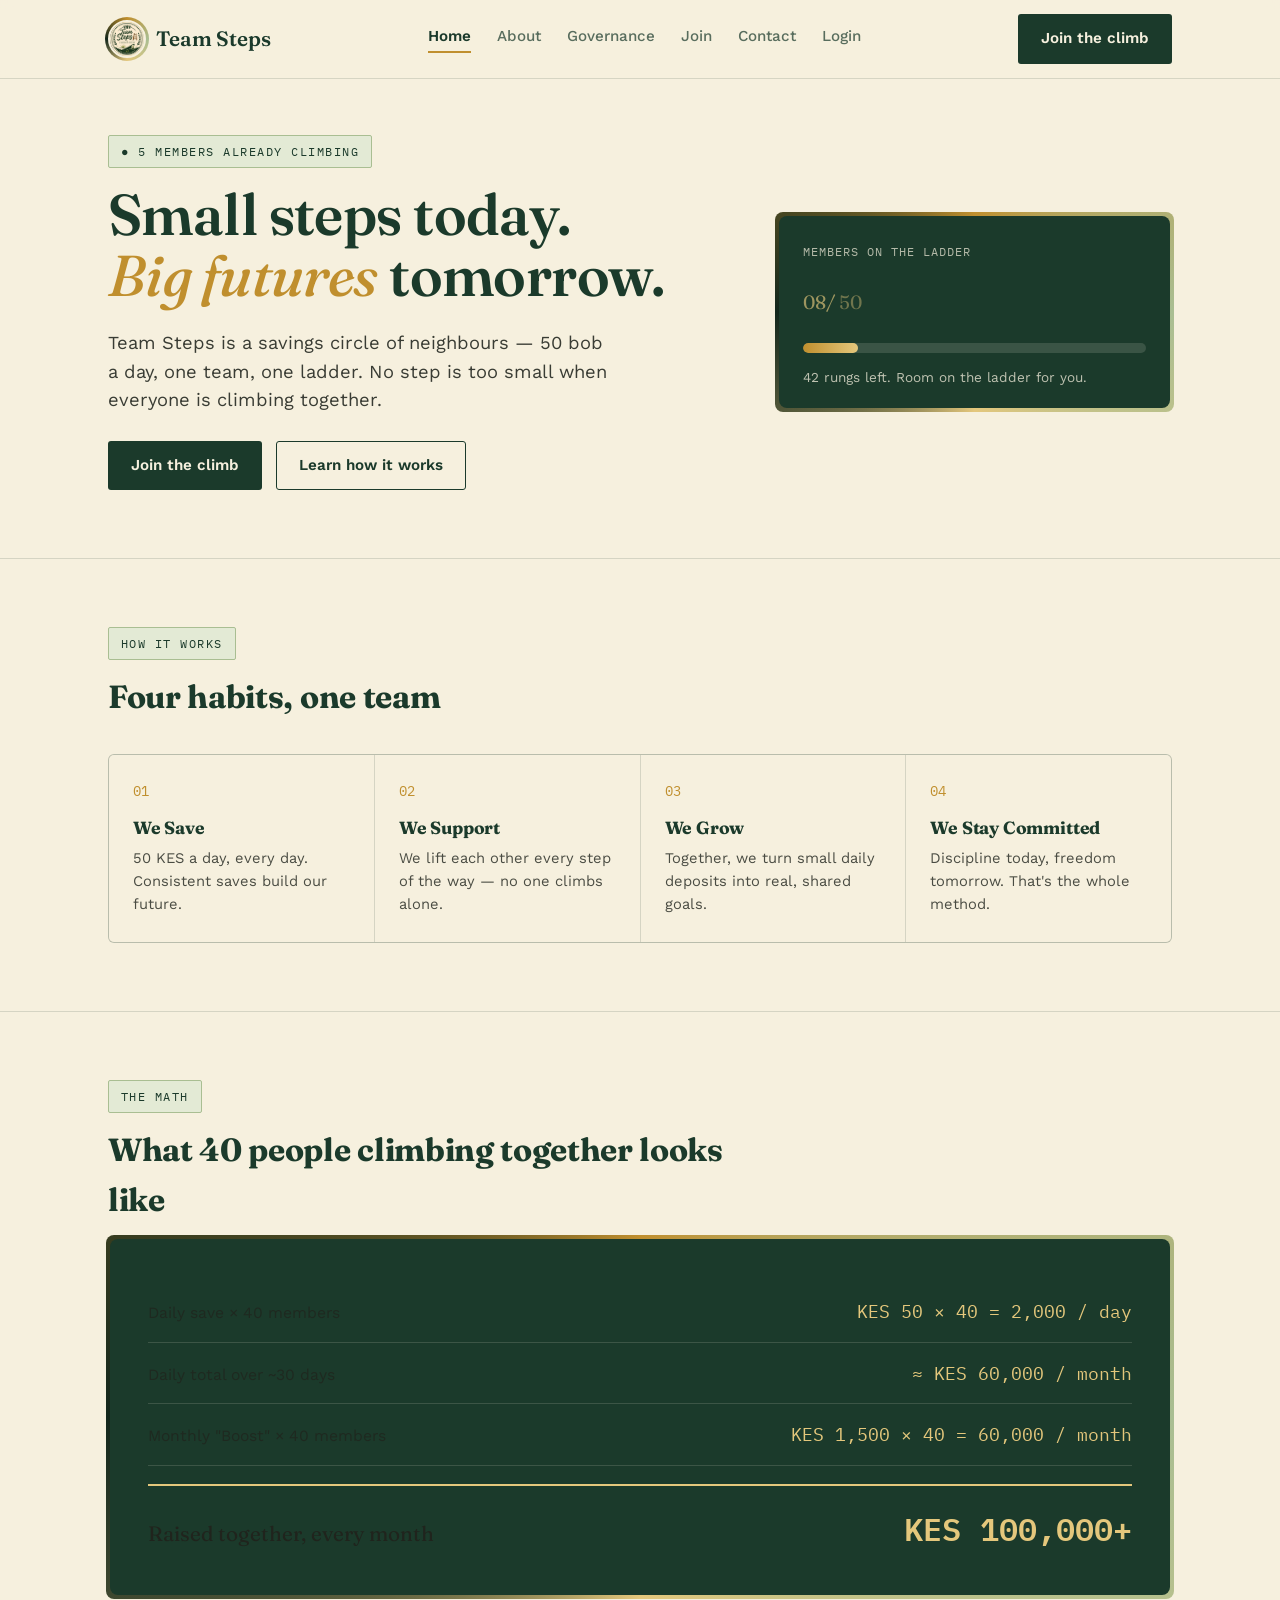
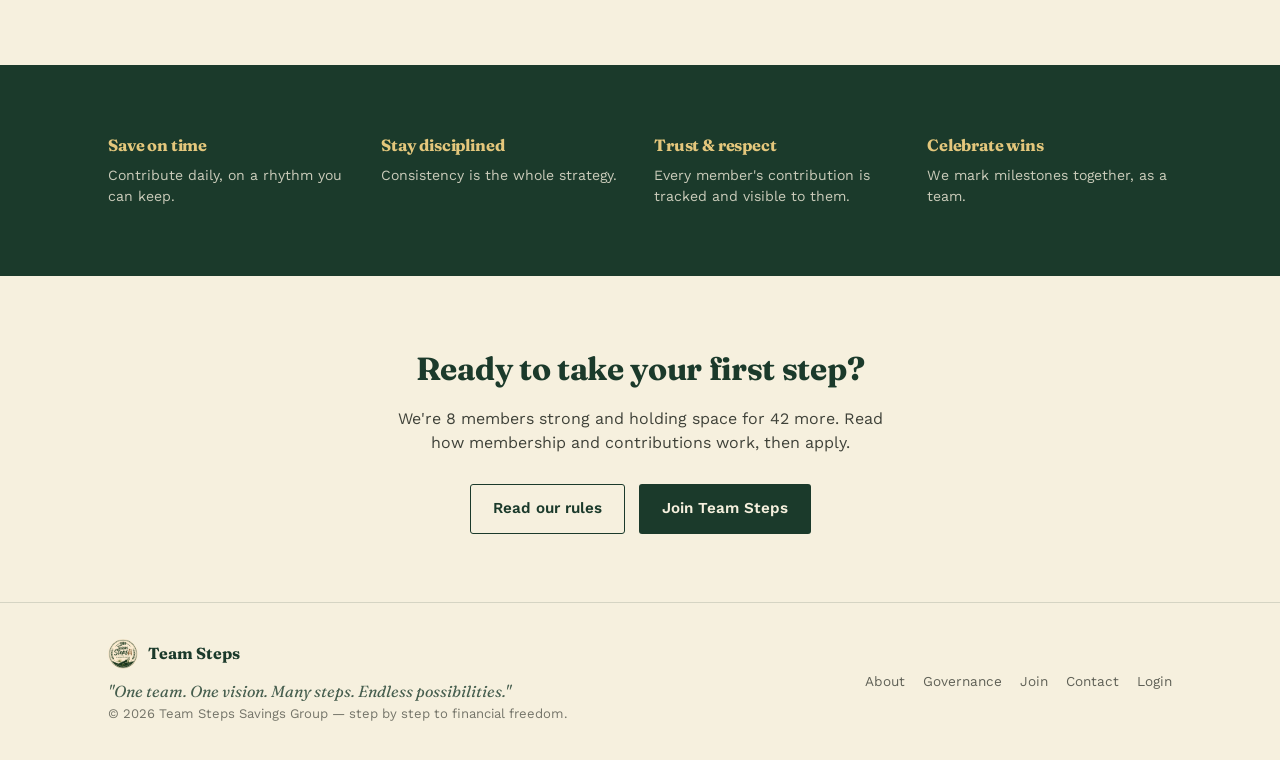
<file: index.html>
<!DOCTYPE html>
<html lang="en">
<head>
<meta charset="UTF-8">
<meta name="viewport" content="width=device-width, initial-scale=1.0">
<title>Team Steps Savings Group — Small Steps Today, Big Futures Tomorrow</title>
<meta name="description" content="Team Steps is a Kenyan savings group (chama) built on daily 50 KES contributions and a monthly Boost. Learn how it works and join the climb.">
<link rel="preconnect" href="https://fonts.googleapis.com">
<link rel="preconnect" href="https://fonts.gstatic.com" crossorigin>
<link href="https://fonts.googleapis.com/css2?family=Fraunces:ital,opsz,wght@0,9..144,400;0,9..144,600;1,9..144,500;1,9..144,600&family=Work+Sans:wght@400;500;600;700&family=IBM+Plex+Mono:wght@500;600&display=swap" rel="stylesheet">
<link rel="stylesheet" href="style.css">
<link rel="icon" type="image/jpeg" href="logo.jpeg">
</head>
<body>

<header class="nav">
  <div class="nav-inner">
    <a href="index.html" class="brand">
      <span class="brand-mark"><img src="logo.jpeg" alt="Team Steps logo"></span>
      Team Steps
    </a>
    <button class="nav-toggle" aria-label="Toggle navigation" aria-expanded="false"><span></span><span></span><span></span></button>
    <nav class="links">
      <a href="index.html" class="active">Home</a>
      <a href="about.html">About</a>
      <a href="governance.html">Governance</a>
      <a href="join.html">Join</a>
      <a href="contact.html">Contact</a>
      <a href="login.html">Login</a>
    </nav>
    <div class="nav-cta">
      <a href="join.html" class="btn btn-primary">Join the climb</a>
    </div>
  </div>
</header>

<section class="hero">
  <div class="wrap hero-grid">
    <div>
      <span class="eyebrow">● 5 members already climbing</span>
      <h1>Small steps today.<br><em>Big futures</em> tomorrow.</h1>
      <p class="lead">Team Steps is a savings circle of neighbours — 50 bob a day, one team, one ladder. No step is too small when everyone is climbing together.</p>
      <div class="hero-ctas">
        <a href="join.html" class="btn btn-primary">Join the climb</a>
        <a href="about.html" class="btn btn-ghost">Learn how it works</a>
      </div>
    </div>
    <div class="ladder-card">
      <div class="cap">Members on the ladder</div>
      <div class="count"><span class="js-active-padded">08</span><span>/ <span class="js-max">50</span></span></div>
      <div class="ladder-rungs" data-total="50" data-filled="8" aria-label="8 of 50 rungs filled"></div>
      <div class="ladder-foot"><span class="js-remaining">42</span> rungs left. Room on the ladder for you.</div>
    </div>
  </div>
</section>

<section>
  <div class="wrap">
    <div class="section-head">
      <span class="eyebrow">How it works</span>
      <h2 style="font-size:2rem;">Four habits, one team</h2>
    </div>
    <div class="pillars">
      <div class="pillar"><div class="num">01</div><h3>We Save</h3><p>50 KES a day, every day. Consistent saves build our future.</p></div>
      <div class="pillar"><div class="num">02</div><h3>We Support</h3><p>We lift each other every step of the way — no one climbs alone.</p></div>
      <div class="pillar"><div class="num">03</div><h3>We Grow</h3><p>Together, we turn small daily deposits into real, shared goals.</p></div>
      <div class="pillar"><div class="num">04</div><h3>We Stay Committed</h3><p>Discipline today, freedom tomorrow. That's the whole method.</p></div>
    </div>
  </div>
</section>

<section>
  <div class="wrap">
    <div class="section-head">
      <span class="eyebrow">The math</span>
      <h2 style="font-size:2rem;">What 40 people climbing together looks like</h2>
    </div>
    <div class="math">
      <div class="math-row"><div class="label">Daily save × 40 members</div><div class="val">KES 50 × 40 = 2,000 / day</div></div>
      <div class="math-row"><div class="label">Daily total over ~30 days</div><div class="val">≈ KES 60,000 / month</div></div>
      <div class="math-row"><div class="label">Monthly "Boost" × 40 members</div><div class="val">KES 1,500 × 40 = 60,000 / month</div></div>
      <div class="math-total"><div class="label">Raised together, every month</div><div class="val">KES 100,000+</div></div>
    </div>
  </div>
</section>

<section class="values">
  <div class="wrap">
    <div class="value"><h3>Save on time</h3><p>Contribute daily, on a rhythm you can keep.</p></div>
    <div class="value"><h3>Stay disciplined</h3><p>Consistency is the whole strategy.</p></div>
    <div class="value"><h3>Trust &amp; respect</h3><p>Every member's contribution is tracked and visible to them.</p></div>
    <div class="value"><h3>Celebrate wins</h3><p>We mark milestones together, as a team.</p></div>
  </div>
</section>

<section>
  <div class="wrap" style="text-align:center;">
    <h2 style="font-size:2rem;">Ready to take your first step?</h2>
    <p style="max-width:50ch; margin:0 auto 28px; opacity:.85;">We're <span class="js-active">8</span> members strong and holding space for <span class="js-remaining">42</span> more. Read how membership and contributions work, then apply.</p>
    <div class="hero-ctas" style="justify-content:center;">
      <a href="governance.html" class="btn btn-ghost">Read our rules</a>
      <a href="join.html" class="btn btn-primary">Join Team Steps</a>
    </div>
  </div>
</section>

<footer>
  <div class="wrap">
    <div>
      <div class="brand-row"><img src="logo.jpeg" alt="Team Steps logo"><strong style="font-family:'Fraunces', serif; color:var(--forest);">Team Steps</strong></div>
      <div class="tag">"One team. One vision. Many steps. Endless possibilities."</div>
      <div class="small">© <span class="js-year"></span> Team Steps Savings Group — step by step to financial freedom.</div>
    </div>
    <nav>
      <a href="about.html">About</a>
      <a href="governance.html">Governance</a>
      <a href="join.html">Join</a>
      <a href="contact.html">Contact</a>
      <a href="login.html">Login</a>
    </nav>
  </div>
</footer>

<script src="script.js"></script>
</body>
</html>
</file>
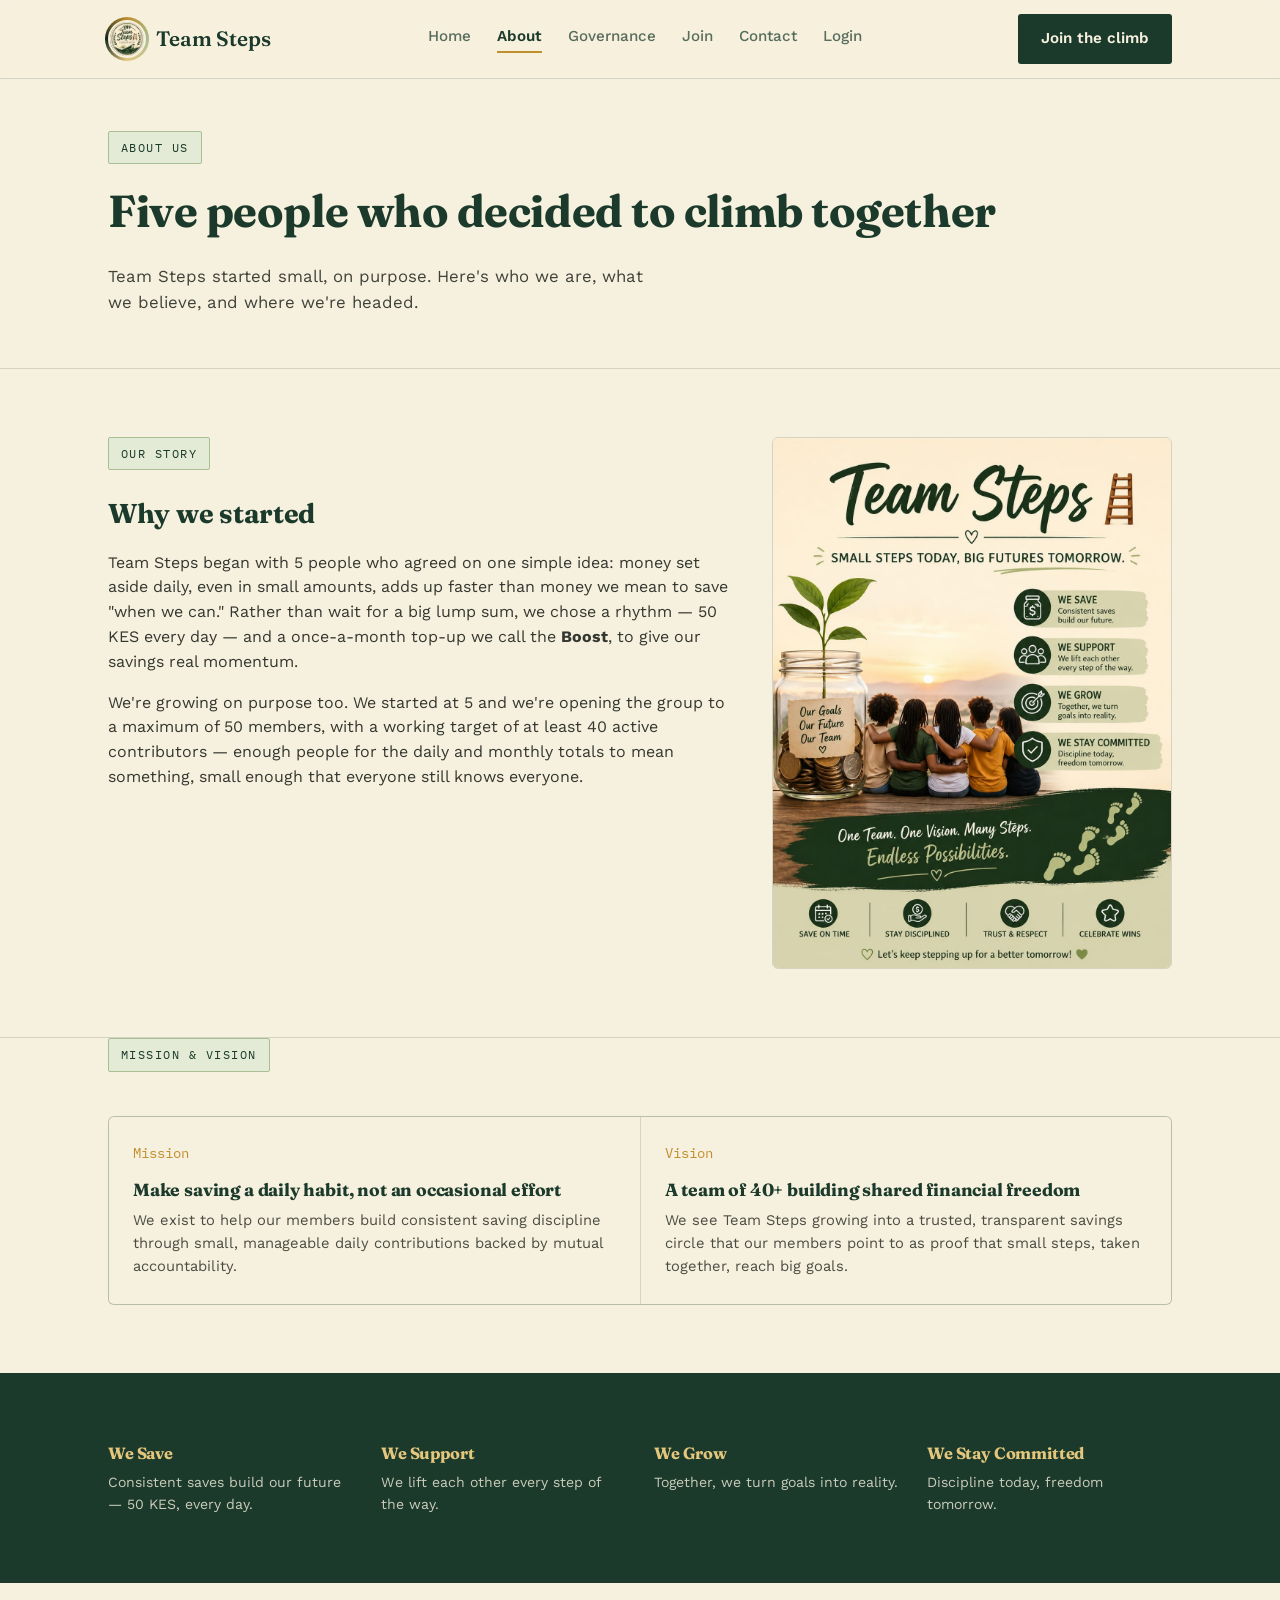
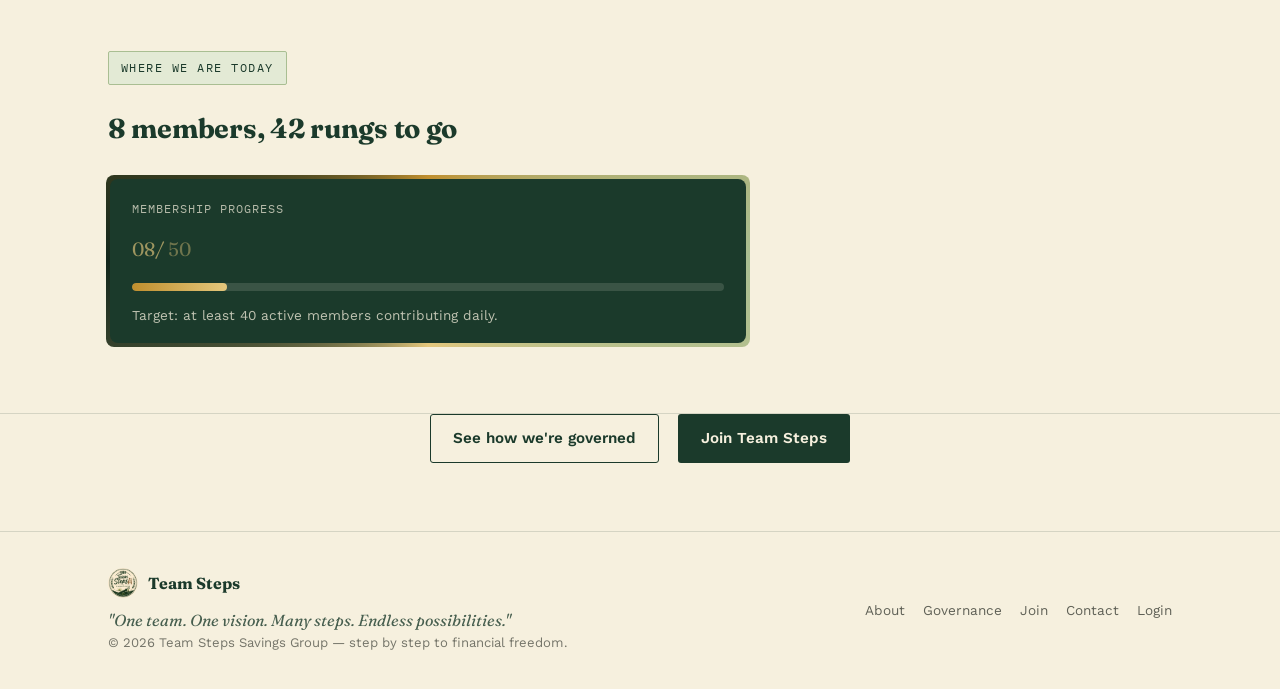
<file: about.html>
<!DOCTYPE html>
<html lang="en">
<head>
<meta charset="UTF-8">
<meta name="viewport" content="width=device-width, initial-scale=1.0">
<title>About — Team Steps Savings Group</title>
<meta name="description" content="Our story, mission and values as a Kenyan savings group climbing towards financial freedom together.">
<link rel="preconnect" href="https://fonts.googleapis.com">
<link rel="preconnect" href="https://fonts.gstatic.com" crossorigin>
<link href="https://fonts.googleapis.com/css2?family=Fraunces:ital,opsz,wght@0,9..144,400;0,9..144,600;1,9..144,500;1,9..144,600&family=Work+Sans:wght@400;500;600;700&family=IBM+Plex+Mono:wght@500;600&display=swap" rel="stylesheet">
<link rel="stylesheet" href="style.css">
<link rel="icon" type="image/jpeg" href="logo.jpeg">
</head>
<body>

<header class="nav">
  <div class="nav-inner">
    <a href="index.html" class="brand">
      <span class="brand-mark"><img src="logo.jpeg" alt="Team Steps logo"></span>
      Team Steps
    </a>
    <button class="nav-toggle" aria-label="Toggle navigation" aria-expanded="false"><span></span><span></span><span></span></button>
    <nav class="links">
      <a href="index.html">Home</a>
      <a href="about.html" class="active">About</a>
      <a href="governance.html">Governance</a>
      <a href="join.html">Join</a>
      <a href="contact.html">Contact</a>
      <a href="login.html">Login</a>
    </nav>
    <div class="nav-cta">
      <a href="join.html" class="btn btn-primary">Join the climb</a>
    </div>
  </div>
</header>

<div class="page-header">
  <div class="wrap">
    <span class="eyebrow">About us</span>
    <h1>Five people who decided to climb together</h1>
    <p>Team Steps started small, on purpose. Here's who we are, what we believe, and where we're headed.</p>
  </div>
</div>

<section>
  <div class="wrap story-grid">
  <div style="max-width:760px;">
    <div class="section-head"><span class="eyebrow">Our story</span></div>
    <h2 style="font-size:1.7rem;">Why we started</h2>
    <p style="opacity:.9;">Team Steps began with 5 people who agreed on one simple idea: money set aside daily, even in small amounts, adds up faster than money we mean to save "when we can." Rather than wait for a big lump sum, we chose a rhythm — 50 KES every day — and a once-a-month top-up we call the <strong>Boost</strong>, to give our savings real momentum.</p>
    <p style="opacity:.9;">We're growing on purpose too. We started at 5 and we're opening the group to a maximum of 50 members, with a working target of at least 40 active contributors — enough people for the daily and monthly totals to mean something, small enough that everyone still knows everyone.</p>
  </div>
  <img src="flyer.jpeg" alt="Team Steps flyer showing our four pillars: We Save, We Support, We Grow, We Stay Committed" style="border-radius:6px; border:1px solid var(--rule);">
  </div>
</section>

<section style="padding-top:0;">
  <div class="wrap">
    <div class="section-head"><span class="eyebrow">Mission &amp; vision</span></div>
    <div class="pillars" style="grid-template-columns:1fr 1fr;">
      <div class="pillar">
        <div class="num">Mission</div>
        <h3>Make saving a daily habit, not an occasional effort</h3>
        <p>We exist to help our members build consistent saving discipline through small, manageable daily contributions backed by mutual accountability.</p>
      </div>
      <div class="pillar">
        <div class="num">Vision</div>
        <h3>A team of 40+ building shared financial freedom</h3>
        <p>We see Team Steps growing into a trusted, transparent savings circle that our members point to as proof that small steps, taken together, reach big goals.</p>
      </div>
    </div>
  </div>
</section>

<section class="values">
  <div class="wrap">
    <div class="value"><h3>We Save</h3><p>Consistent saves build our future — 50 KES, every day.</p></div>
    <div class="value"><h3>We Support</h3><p>We lift each other every step of the way.</p></div>
    <div class="value"><h3>We Grow</h3><p>Together, we turn goals into reality.</p></div>
    <div class="value"><h3>We Stay Committed</h3><p>Discipline today, freedom tomorrow.</p></div>
  </div>
</section>

<section>
  <div class="wrap">
    <div class="section-head"><span class="eyebrow">Where we are today</span></div>
    <h2 style="font-size:1.7rem;"><span class="js-active">8</span> members, <span class="js-remaining">42</span> rungs to go</h2>
    <div class="ladder-card small" style="margin-top:28px; max-width:640px;">
      <div class="cap">Membership progress</div>
      <div class="count"><span class="js-active-padded">08</span><span>/ <span class="js-max">50</span></span></div>
      <div class="ladder-rungs" data-total="50" data-filled="8" aria-label="8 of 50 rungs filled"></div>
      <div class="ladder-foot">Target: at least 40 active members contributing daily.</div>
    </div>
  </div>
</section>

<section style="padding-top:0; text-align:center;">
  <div class="wrap">
    <a href="governance.html" class="btn btn-ghost">See how we're governed</a>
    <a href="join.html" class="btn btn-primary" style="margin-left:14px;">Join Team Steps</a>
  </div>
</section>

<footer>
  <div class="wrap">
    <div>
      <div class="brand-row"><img src="logo.jpeg" alt="Team Steps logo"><strong style="font-family:'Fraunces', serif; color:var(--forest);">Team Steps</strong></div>
      <div class="tag">"One team. One vision. Many steps. Endless possibilities."</div>
      <div class="small">© <span class="js-year"></span> Team Steps Savings Group — step by step to financial freedom.</div>
    </div>
    <nav>
      <a href="about.html">About</a>
      <a href="governance.html">Governance</a>
      <a href="join.html">Join</a>
      <a href="contact.html">Contact</a>
      <a href="login.html">Login</a>
    </nav>
  </div>
</footer>

<script src="script.js"></script>
</body>
</html>
</file>
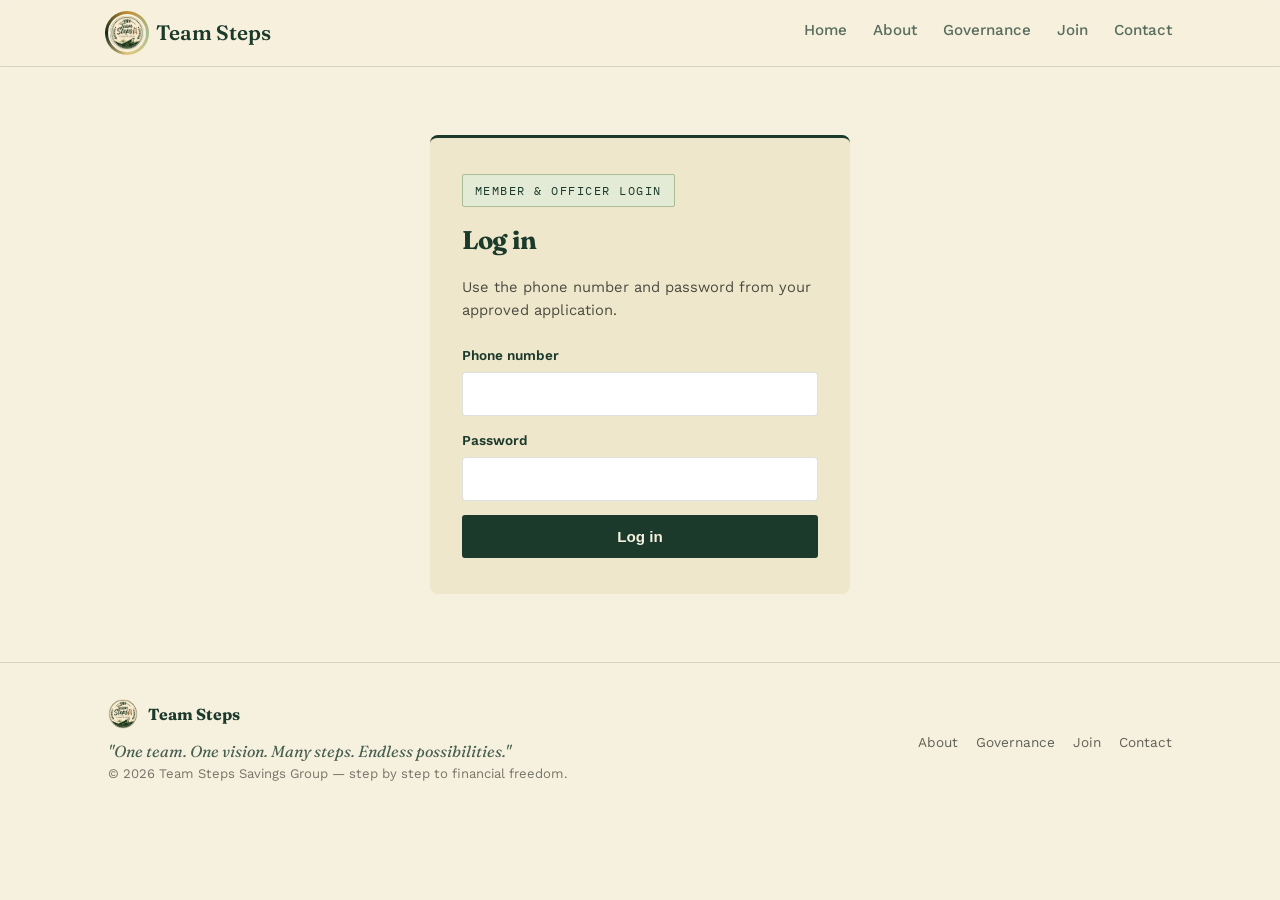
<file: admin.html>
<!DOCTYPE html>
<html lang="en">
<head>
<meta charset="UTF-8">
<meta name="viewport" content="width=device-width, initial-scale=1.0">
<title>Officer Dashboard — Team Steps</title>
<meta name="robots" content="noindex">
<link rel="preconnect" href="https://fonts.googleapis.com">
<link rel="preconnect" href="https://fonts.gstatic.com" crossorigin>
<link href="https://fonts.googleapis.com/css2?family=Fraunces:ital,opsz,wght@0,9..144,400;0,9..144,600;1,9..144,500;1,9..144,600&family=Work+Sans:wght@400;500;600;700&family=IBM+Plex+Mono:wght@500;600&display=swap" rel="stylesheet">
<link rel="stylesheet" href="style.css">
<link rel="icon" type="image/jpeg" href="logo.jpeg">
</head>
<body>

<header class="nav">
  <div class="nav-inner">
    <a href="index.html" class="brand">
      <span class="brand-mark"><img src="logo.jpeg" alt="Team Steps logo"></span>
      Team Steps
    </a>
    <nav class="links">
      <a href="index.html">Home</a>
      <a href="about.html">About</a>
      <a href="governance.html">Governance</a>
    </nav>
    <div class="nav-cta">
      <span id="officerName" class="mono" style="font-size:.85rem; opacity:.75; margin-right:14px;"></span>
      <button class="btn btn-ghost" id="logoutBtn">Log out</button>
    </div>
  </div>
</header>

<div class="page-header">
  <div class="wrap">
    <span class="eyebrow">Officer dashboard</span>
    <h1>Applications, contributions &amp; members</h1>
    <p>Review new applications, confirm daily saves and Boosts, and keep an eye on the whole group — all in one place.</p>
  </div>
</div>

<section>
  <div class="wrap">

    <div class="dash-stats" id="statCards">
      <div class="stat-card"><div class="lbl">Active members</div><div class="num" id="statMembers">–</div></div>
      <div class="stat-card"><div class="lbl">Raised this month</div><div class="num" id="statMonth">–</div></div>
      <div class="stat-card"><div class="lbl">Raised all-time</div><div class="num" id="statTotal">–</div></div>
    </div>

    <div class="dash-tabs">
      <button class="dash-tab active" data-tab="applications">Applications</button>
      <button class="dash-tab" data-tab="contributions">Contributions</button>
      <button class="dash-tab" data-tab="members">Members</button>
    </div>

    <div class="dash-panel active" id="panel-applications">
      <div id="applicationsList"><p class="empty-note">Loading…</p></div>
    </div>

    <div class="dash-panel" id="panel-contributions">
      <div id="contributionsList"><p class="empty-note">Loading…</p></div>
    </div>

    <div class="dash-panel" id="panel-members">
      <div id="membersTableWrap"><p class="empty-note">Loading…</p></div>
    </div>

  </div>
</section>

<footer>
  <div class="wrap">
    <div>
      <div class="brand-row"><img src="logo.jpeg" alt="Team Steps logo"><strong style="font-family:'Fraunces', serif; color:var(--forest);">Team Steps</strong></div>
      <div class="small">© <span class="js-year"></span> Team Steps Savings Group — officer dashboard.</div>
    </div>
  </div>
</footer>

<script src="script.js"></script>
<script>
  // ---- guard: officers only ----
  if (!TeamStepsAuth.isOfficer()) {
    window.location.href = 'login.html';
  }
  const auth = TeamStepsAuth.get();
  document.getElementById('officerName').textContent = auth.member.fullName + ' · ' + auth.member.role;
  document.getElementById('logoutBtn').addEventListener('click', () => {
    TeamStepsAuth.clear();
    window.location.href = 'login.html';
  });

  const kes = (n) => 'KES ' + Number(n || 0).toLocaleString();

  // ---- tabs ----
  document.querySelectorAll('.dash-tab').forEach((tab) => {
    tab.addEventListener('click', () => {
      document.querySelectorAll('.dash-tab').forEach((t) => t.classList.remove('active'));
      document.querySelectorAll('.dash-panel').forEach((p) => p.classList.remove('active'));
      tab.classList.add('active');
      document.getElementById('panel-' + tab.dataset.tab).classList.add('active');
    });
  });

  // ---- stats ----
  async function loadStats() {
    try {
      const [summary, count] = await Promise.all([
        apiFetch('/contributions/summary/group'),
        fetch(`${API_BASE}/members/count`).then((r) => r.json()),
      ]);
      document.getElementById('statMembers').textContent = `${count.active} / ${count.max}`;
      document.getElementById('statMonth').textContent = kes(summary.totalThisMonth);
      document.getElementById('statTotal').textContent = kes(summary.totalAllTime);
    } catch (err) {
      console.error('Failed to load stats:', err.message);
    }
  }

  // ---- applications ----
  async function loadApplications() {
    const wrap = document.getElementById('applicationsList');
    wrap.innerHTML = '<p class="empty-note">Loading…</p>';
    try {
      const { applications } = await apiFetch('/applications?status=pending');
      if (!applications.length) {
        wrap.innerHTML = '<p class="empty-note">No pending applications right now.</p>';
        return;
      }
      wrap.innerHTML = applications.map((a) => `
        <div class="list-row">
          <div class="info">
            <strong>${escapeHtml(a.fullName)} <span class="badge pending">pending</span></strong>
            <span>${escapeHtml(a.phone)} · ID ${escapeHtml(a.nationalId)}</span>
            ${a.nominatedBy ? `<span>Nominated by ${escapeHtml(a.nominatedBy)}</span>` : ''}
            ${a.firstSaveMpesaCode ? `<span>First save M-Pesa code: ${escapeHtml(a.firstSaveMpesaCode)}</span>` : ''}
            ${a.reason ? `<span>"${escapeHtml(a.reason)}"</span>` : ''}
          </div>
          <div class="actions">
            <button class="btn btn-primary" onclick="approveApplication('${a._id}')">Approve</button>
            <button class="btn btn-reject" onclick="rejectApplication('${a._id}')">Reject</button>
          </div>
        </div>
      `).join('');
    } catch (err) {
      wrap.innerHTML = `<p class="empty-note">Couldn't load applications: ${escapeHtml(err.message)}</p>`;
    }
  }

  async function approveApplication(id) {
    const temporaryPassword = prompt('Set a temporary password for this new member (6+ characters). They can be told to change it once they have a login page.');
    if (!temporaryPassword) return;
    try {
      await apiFetch(`/applications/${id}/approve`, {
        method: 'POST',
        body: JSON.stringify({ temporaryPassword }),
      });
      await Promise.all([loadApplications(), loadStats(), loadMembers()]);
    } catch (err) {
      alert('Could not approve: ' + err.message);
    }
  }

  async function rejectApplication(id) {
    const reason = prompt('Reason for rejecting (optional, shown only to officers):') || '';
    try {
      await apiFetch(`/applications/${id}/reject`, {
        method: 'POST',
        body: JSON.stringify({ reason }),
      });
      await loadApplications();
    } catch (err) {
      alert('Could not reject: ' + err.message);
    }
  }

  // ---- contributions ----
  async function loadContributions() {
    const wrap = document.getElementById('contributionsList');
    wrap.innerHTML = '<p class="empty-note">Loading…</p>';
    try {
      const { contributions } = await apiFetch('/contributions?status=pending');
      if (!contributions.length) {
        wrap.innerHTML = '<p class="empty-note">No pending contributions to confirm.</p>';
        return;
      }
      wrap.innerHTML = contributions.map((c) => `
        <div class="list-row">
          <div class="info">
            <strong>${escapeHtml(c.member?.fullName || 'Unknown member')} <span class="badge pending">pending</span></strong>
            <span>${c.type === 'boost' ? 'Boost' : 'Daily save'} · ${kes(c.amount)}</span>
            <span>M-Pesa code: ${escapeHtml(c.mpesaCode || '—')}</span>
            <span>${new Date(c.contributionDate).toLocaleDateString()}</span>
          </div>
          <div class="actions">
            <button class="btn btn-primary" onclick="confirmContribution('${c._id}')">Confirm</button>
            <button class="btn btn-reject" onclick="rejectContribution('${c._id}')">Reject</button>
          </div>
        </div>
      `).join('');
    } catch (err) {
      wrap.innerHTML = `<p class="empty-note">Couldn't load contributions: ${escapeHtml(err.message)}</p>`;
    }
  }

  async function confirmContribution(id) {
    try {
      await apiFetch(`/contributions/${id}/confirm`, { method: 'POST' });
      await Promise.all([loadContributions(), loadStats()]);
    } catch (err) {
      alert('Could not confirm: ' + err.message);
    }
  }

  async function rejectContribution(id) {
    if (!confirm('Reject this contribution claim?')) return;
    try {
      await apiFetch(`/contributions/${id}/reject`, { method: 'POST' });
      await loadContributions();
    } catch (err) {
      alert('Could not reject: ' + err.message);
    }
  }

  // ---- members ----
  async function loadMembers() {
    const wrap = document.getElementById('membersTableWrap');
    wrap.innerHTML = '<p class="empty-note">Loading…</p>';
    try {
      const { members } = await apiFetch('/members');
      if (!members.length) {
        wrap.innerHTML = '<p class="empty-note">No members yet.</p>';
        return;
      }
      wrap.innerHTML = `
        <table class="member-table">
          <thead><tr><th>Name</th><th>Phone</th><th>Role</th><th>Status</th><th>Joined</th><th></th></tr></thead>
          <tbody>
            ${members.map((m) => `
              <tr>
                <td>${escapeHtml(m.fullName)}</td>
                <td>${escapeHtml(m.phone)}</td>
                <td>${escapeHtml(m.role)}${m.officerRole ? ' · ' + escapeHtml(m.officerRole) : ''}</td>
                <td><span class="badge ${m.status === 'active' ? 'confirmed' : 'rejected'}">${escapeHtml(m.status)}</span></td>
                <td>${new Date(m.joinedDate).toLocaleDateString()}</td>
                <td>
                  ${m.role === 'member'
                    ? `<button class="btn btn-ghost" style="padding:6px 12px; font-size:.8rem;" onclick="promoteMember('${m._id}')">Promote</button>`
                    : m._id !== auth.member._id
                      ? `<button class="btn btn-reject" style="padding:6px 12px; font-size:.8rem;" onclick="demoteMember('${m._id}')">Demote</button>`
                      : '<span class="mono" style="font-size:.78rem; opacity:.5;">you</span>'
                  }
                  <button class="btn btn-ghost" style="padding:6px 12px; font-size:.8rem; margin-left:6px;" onclick="resetMemberPassword('${m._id}')">Reset password</button>
                </td>
              </tr>
            `).join('')}
          </tbody>
        </table>
      `;
    } catch (err) {
      wrap.innerHTML = `<p class="empty-note">Couldn't load members: ${escapeHtml(err.message)}</p>`;
    }
  }

  async function promoteMember(id) {
    const role = prompt('Promote to which officer role? Type one of: chairperson, secretary, treasurer, IT');
    if (!role) return;
    const cleaned = role.trim().toLowerCase() === 'it' ? 'IT' : role.trim().toLowerCase();
    if (!['chairperson', 'secretary', 'treasurer', 'IT'].includes(cleaned)) {
      alert('Please type exactly one of: chairperson, secretary, treasurer, IT');
      return;
    }
    try {
      await apiFetch(`/members/${id}/promote`, {
        method: 'POST',
        body: JSON.stringify({ officerRole: cleaned }),
      });
      await loadMembers();
    } catch (err) {
      alert('Could not promote: ' + err.message);
    }
  }

  async function demoteMember(id) {
    if (!confirm('Remove officer access from this member?')) return;
    try {
      await apiFetch(`/members/${id}/demote`, { method: 'POST' });
      await loadMembers();
    } catch (err) {
      alert('Could not demote: ' + err.message);
    }
  }

  async function resetMemberPassword(id) {
    const newPassword = prompt('Set a new password for this member (6+ characters). Tell them the new password directly — there is no email/SMS reset yet.');
    if (!newPassword) return;
    try {
      await apiFetch(`/members/${id}/reset-password`, {
        method: 'POST',
        body: JSON.stringify({ newPassword }),
      });
      alert('Password reset. Let the member know their new password.');
    } catch (err) {
      alert('Could not reset password: ' + err.message);
    }
  }

  function escapeHtml(str) {
    const div = document.createElement('div');
    div.textContent = str ?? '';
    return div.innerHTML;
  }

  loadStats();
  loadApplications();
  loadContributions();
  loadMembers();
</script>
</body>
</html>
</file>
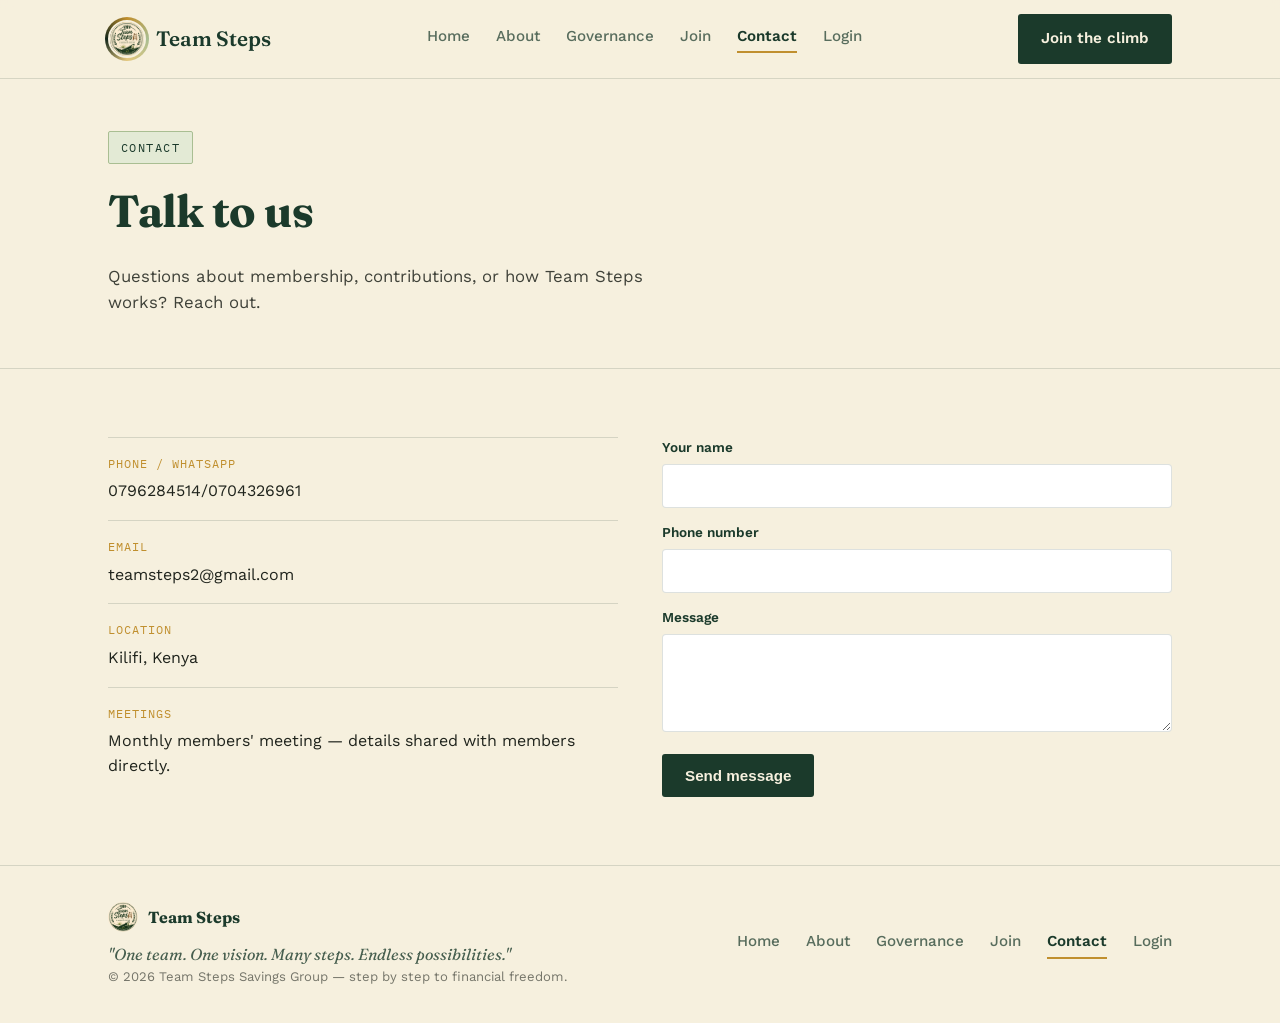
<file: contact.html>
<!DOCTYPE html>
<html lang="en">
<head>
<meta charset="UTF-8">
<meta name="viewport" content="width=device-width, initial-scale=1.0">
<title>Contact — Team Steps Savings Group</title>
<meta name="description" content="Get in touch with Team Steps Savings Group.">
<link rel="preconnect" href="https://fonts.googleapis.com">
<link rel="preconnect" href="https://fonts.gstatic.com" crossorigin>
<link href="https://fonts.googleapis.com/css2?family=Fraunces:ital,opsz,wght@0,9..144,400;0,9..144,600;1,9..144,500;1,9..144,600&family=Work+Sans:wght@400;500;600;700&family=IBM+Plex+Mono:wght@500;600&display=swap" rel="stylesheet">
<link rel="stylesheet" href="style.css">
<link rel="icon" type="image/jpeg" href="logo.jpeg">
</head>
<body>

<header class="nav">
  <div class="nav-inner">
    <a href="index.html" class="brand">
      <span class="brand-mark"><img src="logo.jpeg" alt="Team Steps logo"></span>
      Team Steps
    </a>
    <button class="nav-toggle" aria-label="Toggle navigation" aria-expanded="false"><span></span><span></span><span></span></button>
      <nav class="links">
      <a href="index.html">Home</a>
      <a href="about.html">About</a>
      <a href="governance.html">Governance</a>
      <a href="join.html">Join</a>
      <a href="contact.html" class="active">Contact</a>
      <a href="login.html">Login</a>
    </nav>
    <div class="nav-cta">
      <a href="join.html" class="btn btn-primary">Join the climb</a>
    </div>
  </div>
</header>

<div class="page-header">
  <div class="wrap">
    <span class="eyebrow">Contact</span>
    <h1>Talk to us</h1>
    <p>Questions about membership, contributions, or how Team Steps works? Reach out.</p>
  </div>
</div>

<section>
  <div class="wrap contact-grid">
    <div>
      <div class="contact-item">
        <div class="lbl">Phone / WhatsApp</div>
        <div>0796284514/0704326961<span style="opacity:.6; font-size:.85rem;"></span></div>
      </div>
      <div class="contact-item">
        <div class="lbl">Email</div>
        <div>teamsteps2@gmail.com<span style="opacity:.6; font-size:.85rem;"></span></div>
      </div>
      <div class="contact-item">
        <div class="lbl">Location</div>
        <div>Kilifi, Kenya</div>
      </div>
      <div class="contact-item">
        <div class="lbl">Meetings</div>
        <div>Monthly members' meeting — details shared with members directly.</div>
      </div>
    </div>

    <form class="site-form" data-preview>
      <div class="field"><label for="cname">Your name</label><input id="cname" required></div>
      <div class="field"><label for="cphone">Phone number</label><input id="cphone" type="tel" required></div>
      <div class="field"><label for="cmsg">Message</label><textarea id="cmsg" rows="4" required></textarea></div>
      <button class="btn btn-primary" type="submit" style="align-self:flex-start;">Send message</button>
      <div class="form-msg ok">Thanks — coming soon.</div>
    </form>
  </div>
</section>

<footer>
  <div class="wrap">
    <div>
      <div class="brand-row"><img src="logo.jpeg" alt="Team Steps logo"><strong style="font-family:'Fraunces', serif; color:var(--forest);">Team Steps</strong></div>
      <div class="tag">"One team. One vision. Many steps. Endless possibilities."</div>
      <div class="small">© <span class="js-year"></span> Team Steps Savings Group — step by step to financial freedom.</div>
    </div>
    <nav class="links">
      <a href="index.html">Home</a>
      <a href="about.html">About</a>
      <a href="governance.html">Governance</a>
      <a href="join.html">Join</a>
      <a href="contact.html" class="active">Contact</a>
      <a href="login.html">Login</a>
    </nav>
  </div>
</footer>

<script src="script.js"></script>
</body>
</html>
</file>
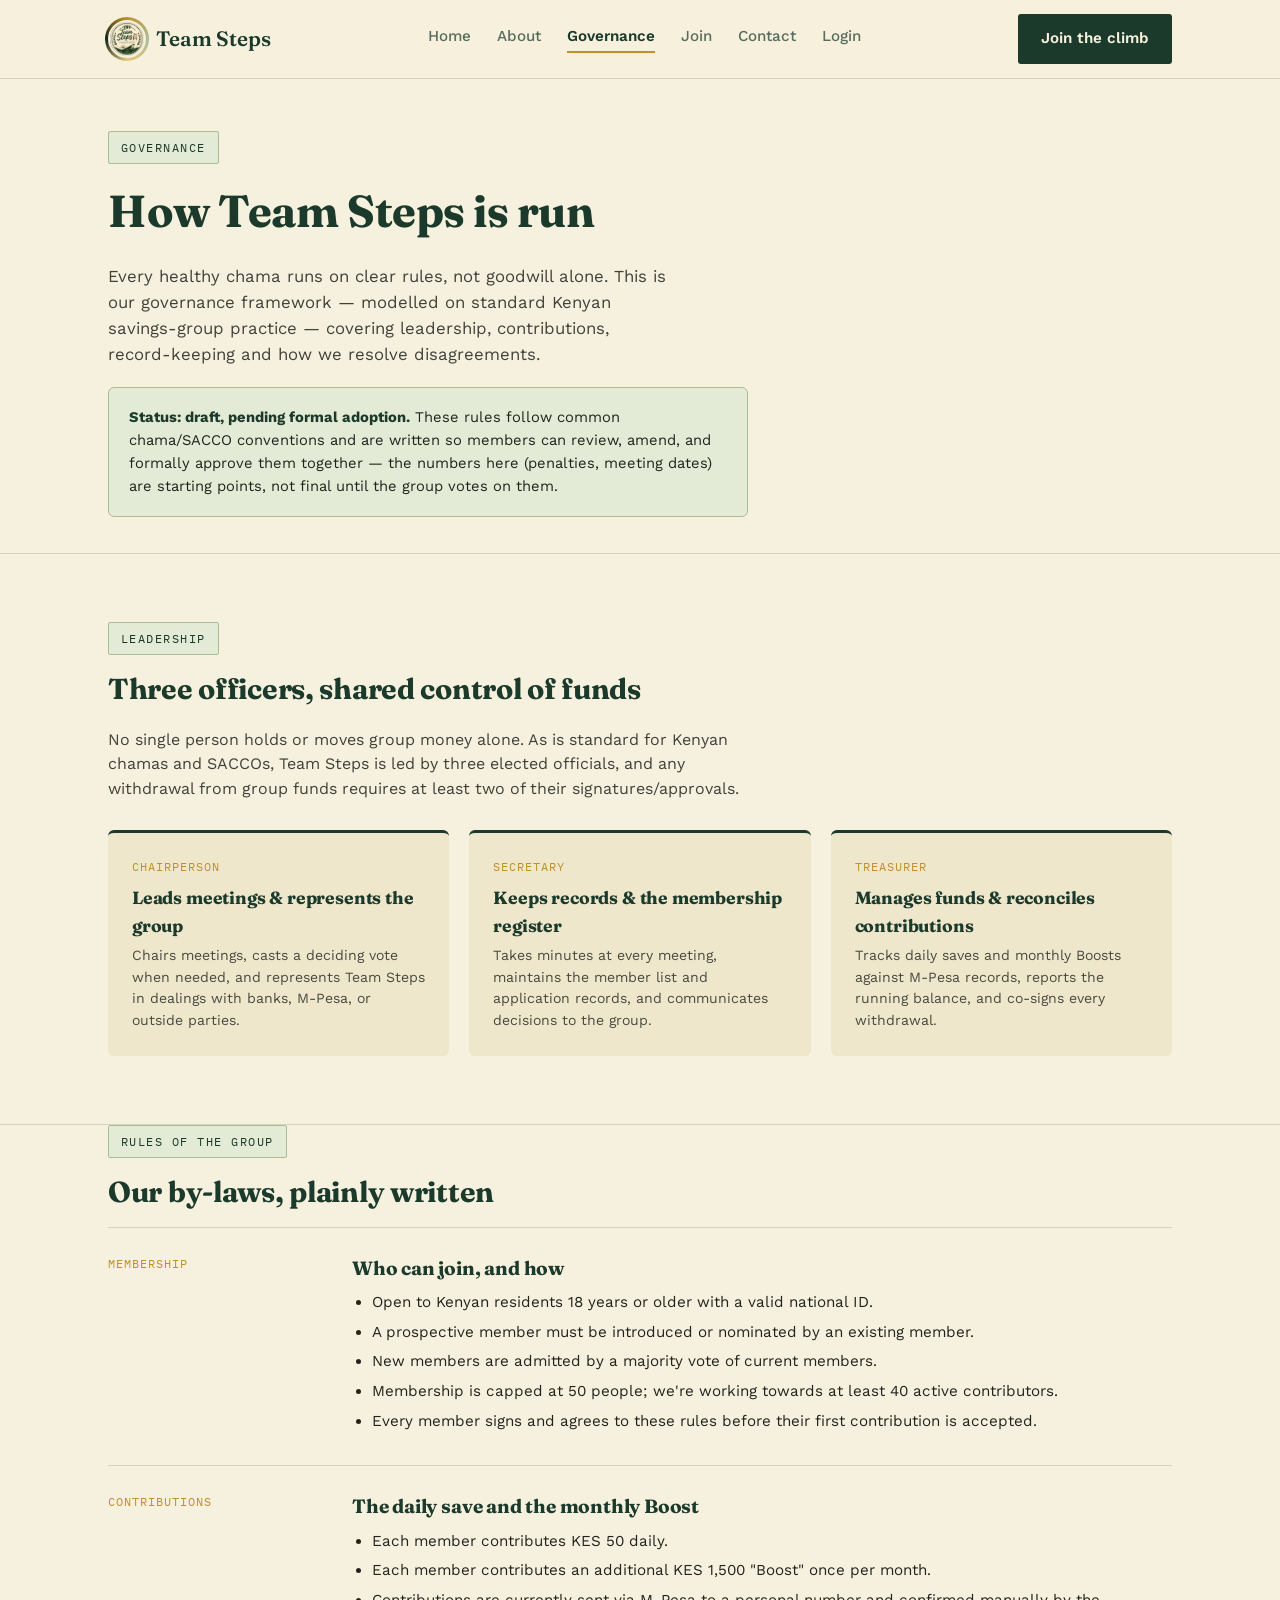
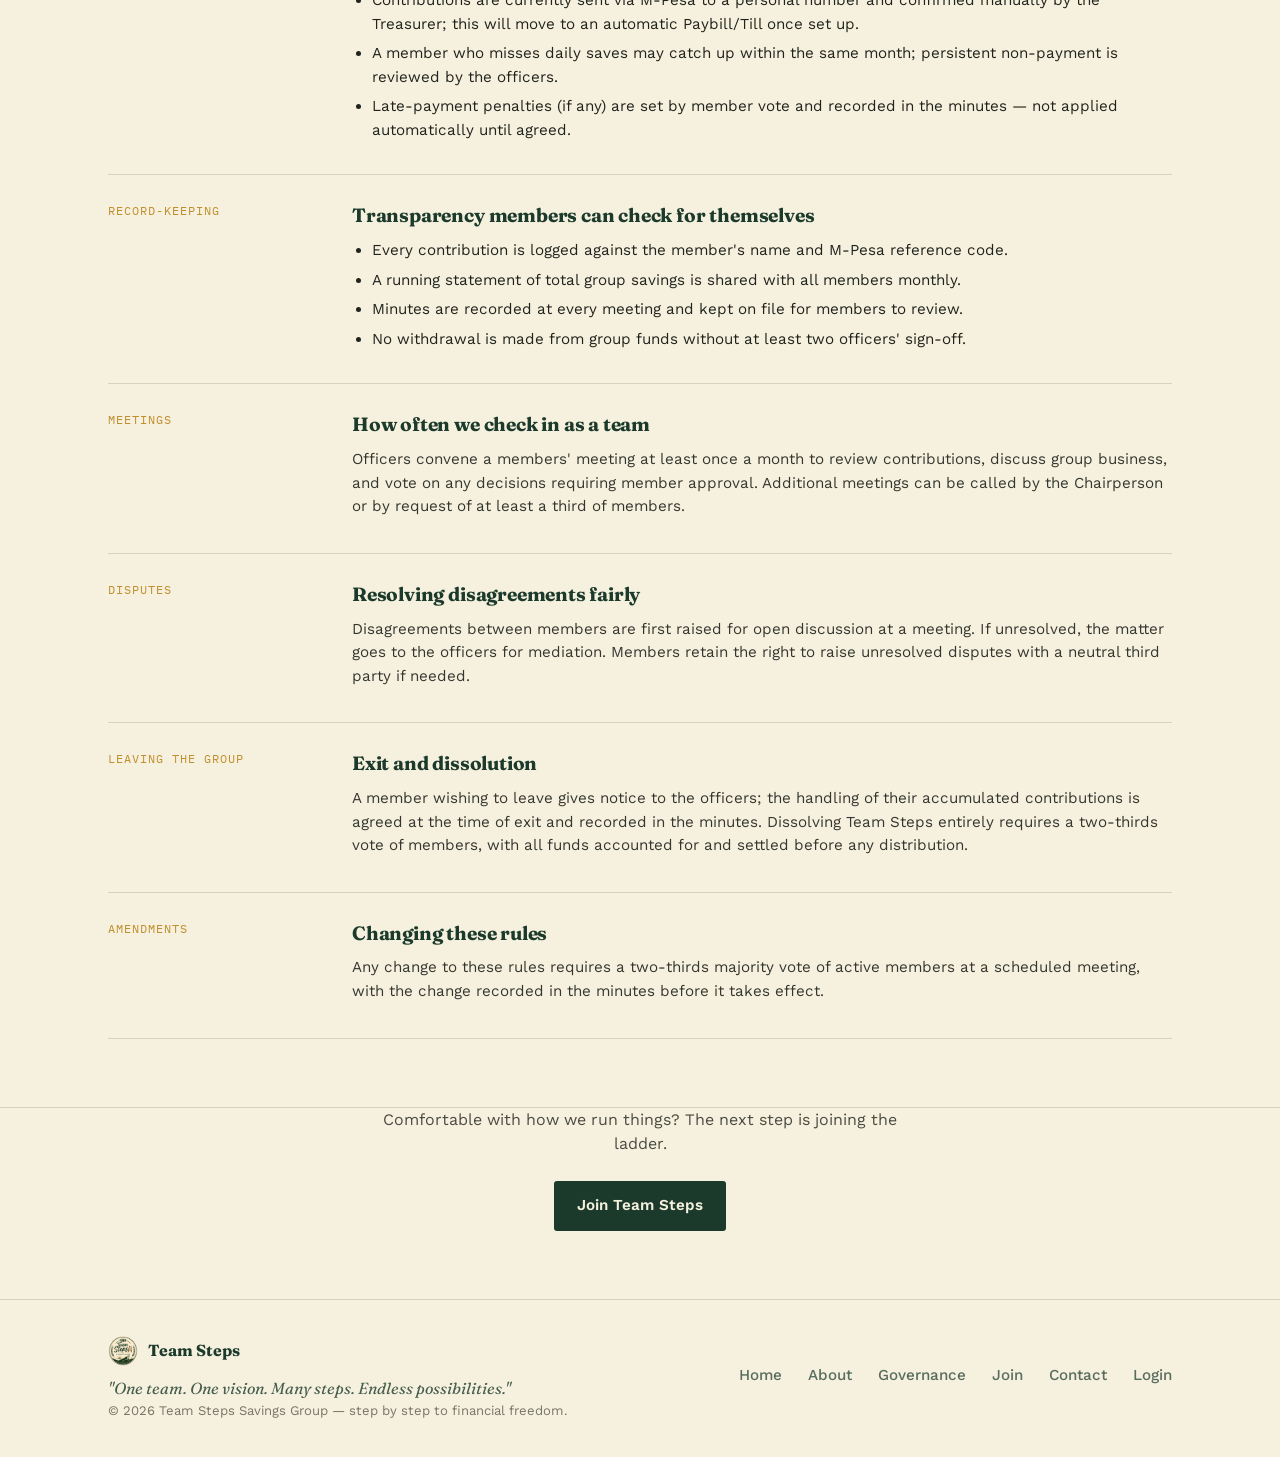
<file: governance.html>
<!DOCTYPE html>
<html lang="en">
<head>
<meta charset="UTF-8">
<meta name="viewport" content="width=device-width, initial-scale=1.0">
<title>Governance &amp; Rules — Team Steps Savings Group</title>
<meta name="description" content="How Team Steps is run: leadership, membership rules, contribution and penalty policy, record-keeping, meetings, and dispute resolution.">
<link rel="preconnect" href="https://fonts.googleapis.com">
<link rel="preconnect" href="https://fonts.gstatic.com" crossorigin>
<link href="https://fonts.googleapis.com/css2?family=Fraunces:ital,opsz,wght@0,9..144,400;0,9..144,600;1,9..144,500;1,9..144,600&family=Work+Sans:wght@400;500;600;700&family=IBM+Plex+Mono:wght@500;600&display=swap" rel="stylesheet">
<link rel="stylesheet" href="style.css">
<link rel="icon" type="image/jpeg" href="logo.jpeg">
</head>
<body>

<header class="nav">
  <div class="nav-inner">
    <a href="index.html" class="brand">
      <span class="brand-mark"><img src="logo.jpeg" alt="Team Steps logo"></span>
      Team Steps
    </a>
    <button class="nav-toggle" aria-label="Toggle navigation" aria-expanded="false"><span></span><span></span><span></span></button>
      <nav class="links">
      <a href="index.html">Home</a>
      <a href="about.html">About</a>
      <a href="governance.html" class="active">Governance</a>
      <a href="join.html">Join</a>
      <a href="contact.html">Contact</a>
      <a href="login.html">Login</a>
    </nav>
    <div class="nav-cta">
      <a href="join.html" class="btn btn-primary">Join the climb</a>
    </div>
  </div>
</header>

<div class="page-header">
  <div class="wrap">
    <span class="eyebrow">Governance</span>
    <h1>How Team Steps is run</h1>
    <p>Every healthy chama runs on clear rules, not goodwill alone. This is our governance framework — modelled on standard Kenyan savings-group practice — covering leadership, contributions, record-keeping and how we resolve disagreements.</p>
    <div class="note-box" style="max-width:640px;">
      <strong>Status: draft, pending formal adoption.</strong> These rules follow common chama/SACCO conventions and are written so members can review, amend, and formally approve them together — the numbers here (penalties, meeting dates) are starting points, not final until the group votes on them.
    </div>
  </div>
</div>

<section>
  <div class="wrap">
    <div class="section-head"><span class="eyebrow">Leadership</span><h2 style="font-size:1.8rem;">Three officers, shared control of funds</h2></div>
    <p style="max-width:64ch; opacity:.85;">No single person holds or moves group money alone. As is standard for Kenyan chamas and SACCOs, Team Steps is led by three elected officials, and any withdrawal from group funds requires at least two of their signatures/approvals.</p>
    <div class="officers">
      <div class="officer-card">
        <div class="role">Chairperson</div>
        <h3>Leads meetings &amp; represents the group</h3>
        <p>Chairs meetings, casts a deciding vote when needed, and represents Team Steps in dealings with banks, M-Pesa, or outside parties.</p>
      </div>
      <div class="officer-card">
        <div class="role">Secretary</div>
        <h3>Keeps records &amp; the membership register</h3>
        <p>Takes minutes at every meeting, maintains the member list and application records, and communicates decisions to the group.</p>
      </div>
      <div class="officer-card">
        <div class="role">Treasurer</div>
        <h3>Manages funds &amp; reconciles contributions</h3>
        <p>Tracks daily saves and monthly Boosts against M-Pesa records, reports the running balance, and co-signs every withdrawal.</p>
      </div>
    </div>
  </div>
</section>

<section style="padding-top:0;">
  <div class="wrap">
    <div class="section-head"><span class="eyebrow">Rules of the group</span><h2 style="font-size:1.8rem;">Our by-laws, plainly written</h2></div>

    <div class="rule-block">
      <div class="rb-label">Membership</div>
      <div>
        <h3>Who can join, and how</h3>
        <ul>
          <li>Open to Kenyan residents 18 years or older with a valid national ID.</li>
          <li>A prospective member must be introduced or nominated by an existing member.</li>
          <li>New members are admitted by a majority vote of current members.</li>
          <li>Membership is capped at 50 people; we're working towards at least 40 active contributors.</li>
          <li>Every member signs and agrees to these rules before their first contribution is accepted.</li>
        </ul>
      </div>
    </div>

    <div class="rule-block">
      <div class="rb-label">Contributions</div>
      <div>
        <h3>The daily save and the monthly Boost</h3>
        <ul>
          <li>Each member contributes KES 50 daily.</li>
          <li>Each member contributes an additional KES 1,500 "Boost" once per month.</li>
          <li>Contributions are currently sent via M-Pesa to a personal number and confirmed manually by the Treasurer; this will move to an automatic Paybill/Till once set up.</li>
          <li>A member who misses daily saves may catch up within the same month; persistent non-payment is reviewed by the officers.</li>
          <li>Late-payment penalties (if any) are set by member vote and recorded in the minutes — not applied automatically until agreed.</li>
        </ul>
      </div>
    </div>

    <div class="rule-block">
      <div class="rb-label">Record-keeping</div>
      <div>
        <h3>Transparency members can check for themselves</h3>
        <ul>
          <li>Every contribution is logged against the member's name and M-Pesa reference code.</li>
          <li>A running statement of total group savings is shared with all members monthly.</li>
          <li>Minutes are recorded at every meeting and kept on file for members to review.</li>
          <li>No withdrawal is made from group funds without at least two officers' sign-off.</li>
        </ul>
      </div>
    </div>

    <div class="rule-block">
      <div class="rb-label">Meetings</div>
      <div>
        <h3>How often we check in as a team</h3>
        <p>Officers convene a members' meeting at least once a month to review contributions, discuss group business, and vote on any decisions requiring member approval. Additional meetings can be called by the Chairperson or by request of at least a third of members.</p>
      </div>
    </div>

    <div class="rule-block">
      <div class="rb-label">Disputes</div>
      <div>
        <h3>Resolving disagreements fairly</h3>
        <p>Disagreements between members are first raised for open discussion at a meeting. If unresolved, the matter goes to the officers for mediation. Members retain the right to raise unresolved disputes with a neutral third party if needed.</p>
      </div>
    </div>

    <div class="rule-block">
      <div class="rb-label">Leaving the group</div>
      <div>
        <h3>Exit and dissolution</h3>
        <p>A member wishing to leave gives notice to the officers; the handling of their accumulated contributions is agreed at the time of exit and recorded in the minutes. Dissolving Team Steps entirely requires a two-thirds vote of members, with all funds accounted for and settled before any distribution.</p>
      </div>
    </div>

    <div class="rule-block">
      <div class="rb-label">Amendments</div>
      <div>
        <h3>Changing these rules</h3>
        <p>Any change to these rules requires a two-thirds majority vote of active members at a scheduled meeting, with the change recorded in the minutes before it takes effect.</p>
      </div>
    </div>
  </div>
</section>

<section style="padding-top:0; text-align:center;">
  <div class="wrap">
    <p style="opacity:.8; max-width:52ch; margin:0 auto 24px;">Comfortable with how we run things? The next step is joining the ladder.</p>
    <a href="join.html" class="btn btn-primary">Join Team Steps</a>
  </div>
</section>

<footer>
  <div class="wrap">
    <div>
      <div class="brand-row"><img src="logo.jpeg" alt="Team Steps logo"><strong style="font-family:'Fraunces', serif; color:var(--forest);">Team Steps</strong></div>
      <div class="tag">"One team. One vision. Many steps. Endless possibilities."</div>
      <div class="small">© <span class="js-year"></span> Team Steps Savings Group — step by step to financial freedom.</div>
    </div>
     <nav class="links">
      <a href="index.html">Home</a>
      <a href="about.html">About</a>
      <a href="governance.html">Governance</a>
      <a href="join.html">Join</a>
      <a href="contact.html">Contact</a>
      <a href="login.html">Login</a>
    </nav>
  </div>
</footer>

<script src="script.js"></script>
</body>
</html>
</file>
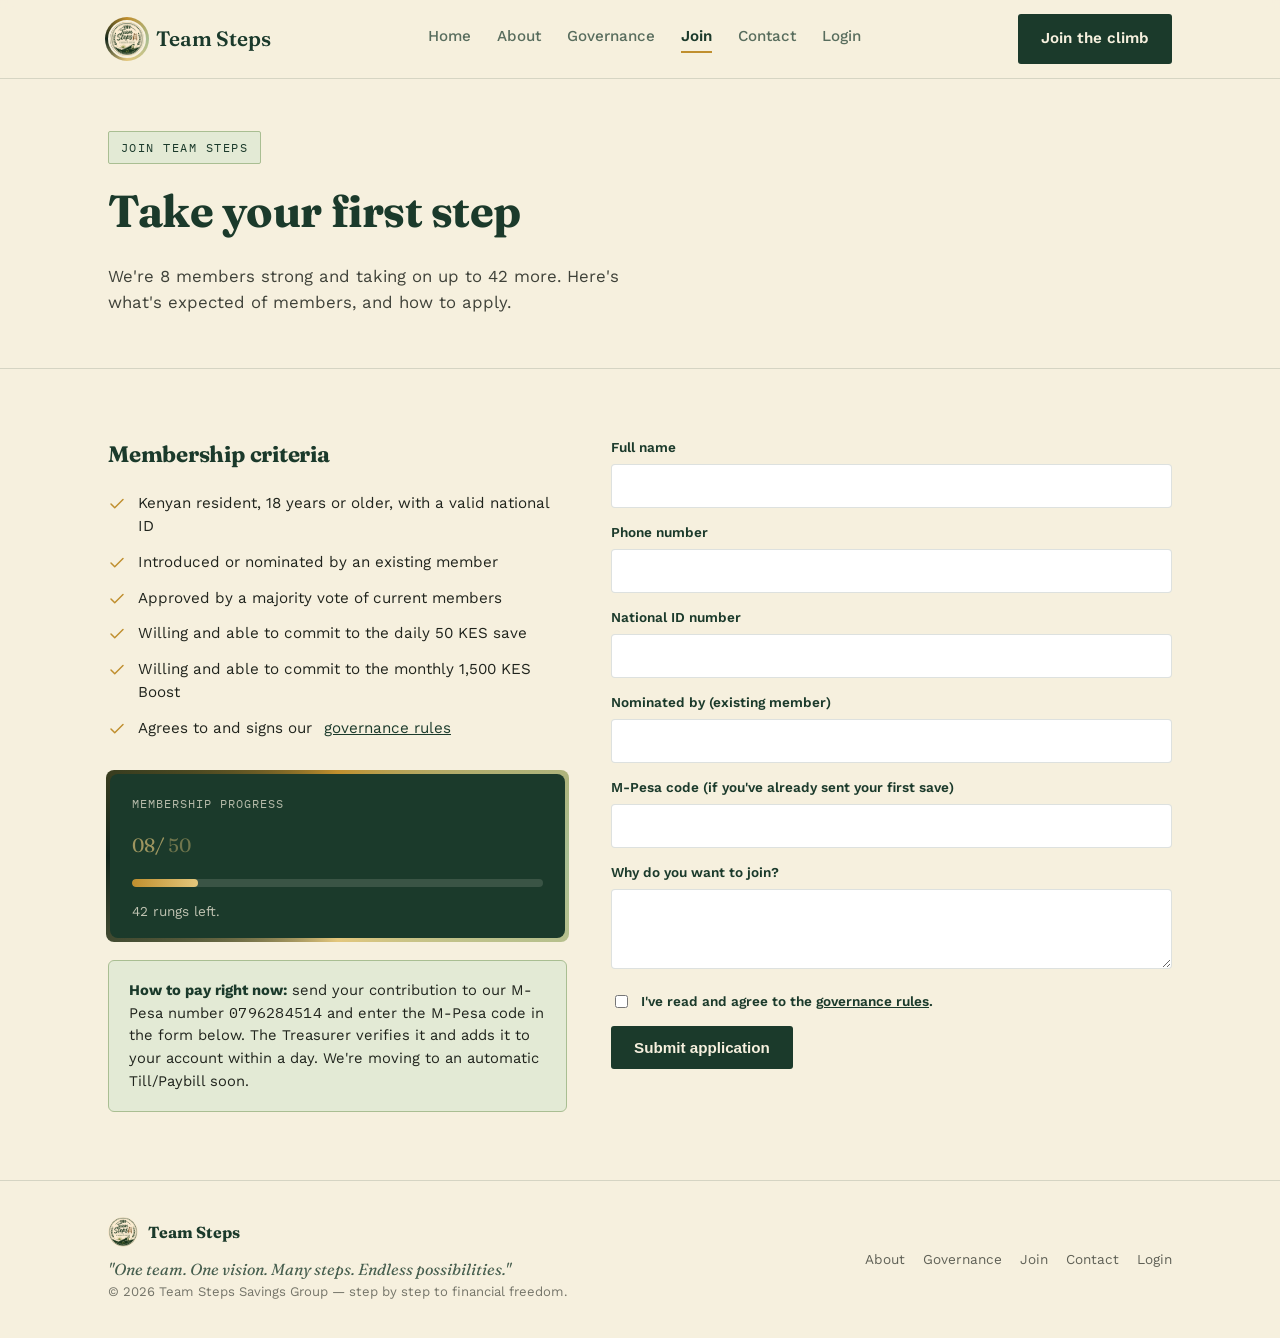
<file: join.html>
<!DOCTYPE html>
<html lang="en">
<head>
<meta charset="UTF-8">
<meta name="viewport" content="width=device-width, initial-scale=1.0">
<title>Join — Team Steps Savings Group</title>
<meta name="description" content="Apply to join Team Steps: membership criteria, how contributions are collected today, and the application form.">
<link rel="preconnect" href="https://fonts.googleapis.com">
<link rel="preconnect" href="https://fonts.gstatic.com" crossorigin>
<link href="https://fonts.googleapis.com/css2?family=Fraunces:ital,opsz,wght@0,9..144,400;0,9..144,600;1,9..144,500;1,9..144,600&family=Work+Sans:wght@400;500;600;700&family=IBM+Plex+Mono:wght@500;600&display=swap" rel="stylesheet">
<link rel="stylesheet" href="style.css">
<link rel="icon" type="image/jpeg" href="logo.jpeg">
</head>
<body>

<header class="nav">
  <div class="nav-inner">
    <a href="index.html" class="brand">
      <span class="brand-mark"><img src="logo.jpeg" alt="Team Steps logo"></span>
      Team Steps
    </a>
    <button class="nav-toggle" aria-label="Toggle navigation" aria-expanded="false"><span></span><span></span><span></span></button>
    <nav class="links">
      <a href="index.html">Home</a>
      <a href="about.html">About</a>
      <a href="governance.html">Governance</a>
      <a href="join.html" class="active">Join</a>
      <a href="contact.html">Contact</a>
      <a href="login.html">Login</a>
    </nav>
    <div class="nav-cta">
      <a href="join.html" class="btn btn-primary">Join the climb</a>
    </div>
  </div>
</header>

<div class="page-header">
  <div class="wrap">
    <span class="eyebrow">Join Team Steps</span>
    <h1>Take your first step</h1>
    <p>We're <span class="js-active">8</span> members strong and taking on up to <span class="js-remaining">42</span> more. Here's what's expected of members, and how to apply.</p>
  </div>
</div>

<section>
  <div class="wrap join-grid">
    <div>
      <h2 style="font-size:1.4rem;">Membership criteria</h2>
      <ul class="criteria-list">
        <li><svg viewBox="0 0 24 24" fill="none"><path d="M20 6L9 17l-5-5" stroke="currentColor" stroke-width="2" stroke-linecap="round" stroke-linejoin="round"/></svg> Kenyan resident, 18 years or older, with a valid national ID</li>
        <li><svg viewBox="0 0 24 24" fill="none"><path d="M20 6L9 17l-5-5" stroke="currentColor" stroke-width="2" stroke-linecap="round" stroke-linejoin="round"/></svg> Introduced or nominated by an existing member</li>
        <li><svg viewBox="0 0 24 24" fill="none"><path d="M20 6L9 17l-5-5" stroke="currentColor" stroke-width="2" stroke-linecap="round" stroke-linejoin="round"/></svg> Approved by a majority vote of current members</li>
        <li><svg viewBox="0 0 24 24" fill="none"><path d="M20 6L9 17l-5-5" stroke="currentColor" stroke-width="2" stroke-linecap="round" stroke-linejoin="round"/></svg> Willing and able to commit to the daily 50 KES save</li>
        <li><svg viewBox="0 0 24 24" fill="none"><path d="M20 6L9 17l-5-5" stroke="currentColor" stroke-width="2" stroke-linecap="round" stroke-linejoin="round"/></svg> Willing and able to commit to the monthly 1,500 KES Boost</li>
        <li><svg viewBox="0 0 24 24" fill="none"><path d="M20 6L9 17l-5-5" stroke="currentColor" stroke-width="2" stroke-linecap="round" stroke-linejoin="round"/></svg> Agrees to and signs our <a href="governance.html" style="color:var(--forest); text-decoration:underline;">governance rules</a></li>
      </ul>

      <div class="ladder-card small" style="margin-top:32px;">
        <div class="cap">Membership progress</div>
        <div class="count"><span class="js-active-padded">08</span><span>/ <span class="js-max">50</span></span></div>
        <div class="ladder-rungs" data-total="50" data-filled="8" aria-label="8 of 50 rungs filled"></div>
        <div class="ladder-foot"><span class="js-remaining">42</span> rungs left.</div>
      </div>

      <div class="note-box">
        <strong>How to pay right now:</strong> send your contribution to our M-Pesa number <span class="mono">0796284514</span> and enter the M-Pesa code in the form below. The Treasurer verifies it and adds it to your account within a day. We're moving to an automatic Till/Paybill soon.
      </div>
    </div>

    <form class="site-form" id="joinForm">
      <div class="field"><label for="name">Full name</label><input id="name" required></div>
      <div class="field"><label for="phone">Phone number</label><input id="phone" type="tel" required></div>
      <div class="field"><label for="id">National ID number</label><input id="id" required></div>
      <div class="field"><label for="nominator">Nominated by (existing member)</label><input id="nominator"></div>
      <div class="field"><label for="code">M-Pesa code (if you've already sent your first save)</label><input id="code"></div>
      <div class="field"><label for="why">Why do you want to join?</label><textarea id="why" rows="3"></textarea></div>
      <div class="field" style="display:flex; align-items:flex-start; gap:10px;">
        <input type="checkbox" id="agree" required style="width:auto; margin-top:4px;">
        <label for="agree" style="margin:0;">I've read and agree to the <a href="governance.html" style="color:var(--forest);">governance rules</a>.</label>
      </div>
      <button class="btn btn-primary" type="submit" style="align-self:flex-start;">Submit application</button>
      <div class="form-msg" id="joinMsg"></div>
    </form>
  </div>
</section>

<footer>
  <div class="wrap">
    <div>
      <div class="brand-row"><img src="logo.jpeg" alt="Team Steps logo"><strong style="font-family:'Fraunces', serif; color:var(--forest);">Team Steps</strong></div>
      <div class="tag">"One team. One vision. Many steps. Endless possibilities."</div>
      <div class="small">© <span class="js-year"></span> Team Steps Savings Group — step by step to financial freedom.</div>
    </div>
    <nav>
      <a href="about.html">About</a>
      <a href="governance.html">Governance</a>
      <a href="join.html">Join</a>
      <a href="contact.html">Contact</a>
      <a href="login.html">Login</a>
    </nav>
  </div>
</footer>

<script src="script.js"></script>
<script>
  document.getElementById('joinForm').addEventListener('submit', async (e) => {
    e.preventDefault();
    const form = e.target;
    const msg = document.getElementById('joinMsg');
    const submitBtn = form.querySelector('button[type="submit"]');

    const payload = {
      fullName: document.getElementById('name').value.trim(),
      phone: document.getElementById('phone').value.trim(),
      nationalId: document.getElementById('id').value.trim(),
      nominatedBy: document.getElementById('nominator').value.trim(),
      firstSaveMpesaCode: document.getElementById('code').value.trim(),
      reason: document.getElementById('why').value.trim(),
    };

    submitBtn.disabled = true;
    submitBtn.textContent = 'Submitting…';

    try {
      const res = await fetch(`${API_BASE}/applications`, {
        method: 'POST',
        headers: { 'Content-Type': 'application/json' },
        body: JSON.stringify(payload),
      });
      const data = await res.json();
      if (!res.ok) throw new Error(data.error || 'Something went wrong. Please try again.');

      msg.textContent = "Thanks — your application has been received. An officer will review it and reach out once it's approved.";
      msg.classList.remove('error');
      msg.classList.add('show', 'ok');
      form.reset();
    } catch (err) {
      msg.textContent = err.message.includes('fetch')
        ? "Couldn't reach the server — check your connection and try again."
        : err.message;
      msg.classList.remove('ok');
      msg.classList.add('show', 'error');
    } finally {
      submitBtn.disabled = false;
      submitBtn.textContent = 'Submit application';
    }
  });
</script>
</body>
</html>
</file>
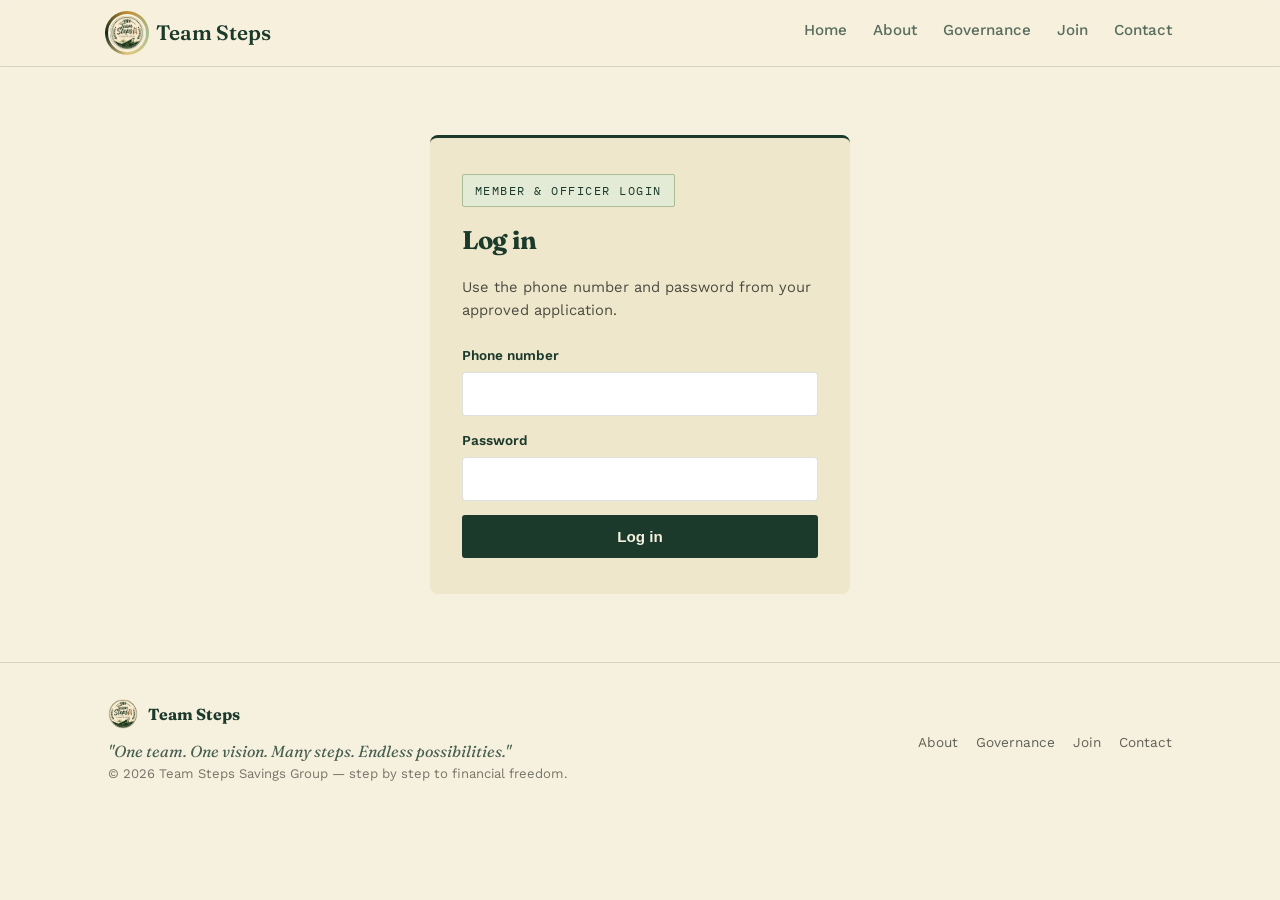
<file: login.html>
<!DOCTYPE html>
<html lang="en">
<head>
<meta charset="UTF-8">
<meta name="viewport" content="width=device-width, initial-scale=1.0">
<title>Log in — Team Steps</title>
<meta name="robots" content="noindex">
<link rel="preconnect" href="https://fonts.googleapis.com">
<link rel="preconnect" href="https://fonts.gstatic.com" crossorigin>
<link href="https://fonts.googleapis.com/css2?family=Fraunces:ital,opsz,wght@0,9..144,400;0,9..144,600;1,9..144,500;1,9..144,600&family=Work+Sans:wght@400;500;600;700&family=IBM+Plex+Mono:wght@500;600&display=swap" rel="stylesheet">
<link rel="stylesheet" href="style.css">
<link rel="icon" type="image/jpeg" href="logo.jpeg">
</head>
<body>

<header class="nav">
  <div class="nav-inner">
    <a href="index.html" class="brand">
      <span class="brand-mark"><img src="logo.jpeg" alt="Team Steps logo"></span>
      Team Steps
    </a>
    <nav class="links">
      <a href="index.html">Home</a>
      <a href="about.html">About</a>
      <a href="governance.html">Governance</a>
      <a href="join.html">Join</a>
      <a href="contact.html">Contact</a>
    </nav>
  </div>
</header>

<section>
  <div class="wrap">
    <div class="auth-card">
      <span class="eyebrow">Member &amp; officer login</span>
      <h1 style="margin-top:14px;">Log in</h1>
      <p class="sub">Use the phone number and password from your approved application.</p>

      <form class="site-form" id="loginForm">
        <div class="field"><label for="phone">Phone number</label><input id="phone" type="tel" required></div>
        <div class="field"><label for="password">Password</label><input id="password" type="password" required></div>
        <button class="btn btn-primary" type="submit" style="width:100%; justify-content:center;">Log in</button>
        <div class="form-msg" id="loginMsg"></div>
      </form>
    </div>
  </div>
</section>

<footer>
  <div class="wrap">
    <div>
      <div class="brand-row"><img src="logo.jpeg" alt="Team Steps logo"><strong style="font-family:'Fraunces', serif; color:var(--forest);">Team Steps</strong></div>
      <div class="tag">"One team. One vision. Many steps. Endless possibilities."</div>
      <div class="small">© <span class="js-year"></span> Team Steps Savings Group — step by step to financial freedom.</div>
    </div>
    <nav>
      <a href="about.html">About</a>
      <a href="governance.html">Governance</a>
      <a href="join.html">Join</a>
      <a href="contact.html">Contact</a>
    </nav>
  </div>
</footer>

<script src="script.js"></script>
<script>
  // Already logged in? Skip straight to the right dashboard.
  const existing = TeamStepsAuth.get();
  if (existing) {
    window.location.href = ['officer', 'admin'].includes(existing.member.role) ? 'admin.html' : 'member.html';
  }

  document.getElementById('loginForm').addEventListener('submit', async (e) => {
    e.preventDefault();
    const msg = document.getElementById('loginMsg');
    const btn = e.target.querySelector('button[type="submit"]');
    btn.disabled = true;
    btn.textContent = 'Logging in…';

    try {
      const phone = document.getElementById('phone').value.trim();
      const password = document.getElementById('password').value;
      const res = await fetch(`${API_BASE}/auth/login`, {
        method: 'POST',
        headers: { 'Content-Type': 'application/json' },
        body: JSON.stringify({ phone, password }),
      });
      const data = await res.json();
      if (!res.ok) throw new Error(data.error || 'Login failed');

      TeamStepsAuth.save(data.token, data.member);
      window.location.href = ['officer', 'admin'].includes(data.member.role) ? 'admin.html' : 'member.html';
    } catch (err) {
      msg.textContent = err.message;
      msg.classList.remove('ok');
      msg.classList.add('show', 'error');
      btn.disabled = false;
      btn.textContent = 'Log in';
    }
  });
</script>
</body>
</html>
</file>
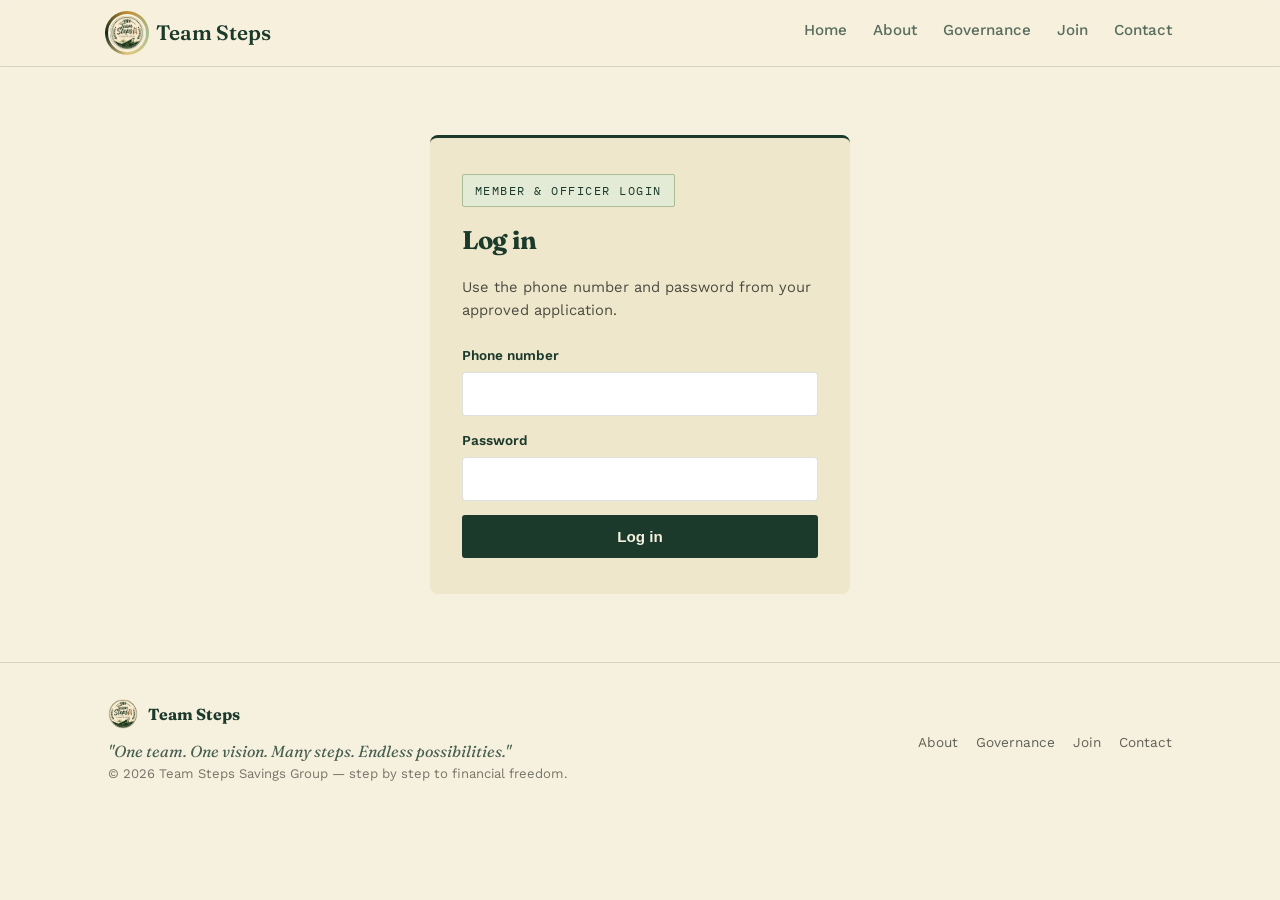
<file: member.html>
<!DOCTYPE html>
<html lang="en">
<head>
<meta charset="UTF-8">
<meta name="viewport" content="width=device-width, initial-scale=1.0">
<title>My Contributions — Team Steps</title>
<meta name="robots" content="noindex">
<link rel="preconnect" href="https://fonts.googleapis.com">
<link rel="preconnect" href="https://fonts.gstatic.com" crossorigin>
<link href="https://fonts.googleapis.com/css2?family=Fraunces:ital,opsz,wght@0,9..144,400;0,9..144,600;1,9..144,500;1,9..144,600&family=Work+Sans:wght@400;500;600;700&family=IBM+Plex+Mono:wght@500;600&display=swap" rel="stylesheet">
<link rel="stylesheet" href="style.css">
<link rel="icon" type="image/jpeg" href="logo.jpeg">
</head>
<body>

<header class="nav">
  <div class="nav-inner">
    <a href="index.html" class="brand">
      <span class="brand-mark"><img src="logo.jpeg" alt="Team Steps logo"></span>
      Team Steps
    </a>
    <nav class="links">
      <a href="index.html">Home</a>
      <a href="about.html">About</a>
      <a href="governance.html">Governance</a>
    </nav>
    <div class="nav-cta">
      <span id="memberName" class="mono" style="font-size:.85rem; opacity:.75; margin-right:14px;"></span>
      <button class="btn btn-ghost" id="logoutBtn">Log out</button>
    </div>
  </div>
</header>

<div class="page-header">
  <div class="wrap">
    <span class="eyebrow">My contributions</span>
    <h1>Your savings, at a glance</h1>
    <p>See your confirmed balance, your history, and submit a new daily save or monthly Boost once you've sent the payment.</p>
  </div>
</div>

<section>
  <div class="wrap">
    <div class="dash-stats" style="grid-template-columns:1fr 1fr;">
      <div class="stat-card"><div class="lbl">Confirmed balance</div><div class="num" id="statBalance">–</div></div>
      <div class="stat-card"><div class="lbl">Pending confirmation</div><div class="num" id="statPending">–</div></div>
    </div>

    <div class="dash-tabs">
      <button class="dash-tab active" data-tab="new">Submit a payment</button>
      <button class="dash-tab" data-tab="history">History</button>
    </div>

    <div class="dash-panel active" id="panel-new">
      <div class="note-box" style="max-width:560px; margin-top:24px;">
        <strong>How to pay:</strong> send your contribution to our M-Pesa number, then enter the M-Pesa code below. An officer verifies it and your balance updates once confirmed.
      </div>
      <form class="site-form" id="contribForm" style="max-width:420px; margin-top:20px;">
        <div class="field">
          <label for="ctype">Contribution type</label>
          <select id="ctype" required>
            <option value="daily">Daily save — KES 50</option>
            <option value="boost">Monthly Boost — KES 1,500</option>
          </select>
        </div>
        <div class="field"><label for="ccode">M-Pesa code</label><input id="ccode" required></div>
        <button class="btn btn-primary" type="submit">Submit for confirmation</button>
        <div class="form-msg" id="contribMsg"></div>
      </form>
    </div>

    <div class="dash-panel" id="panel-history">
      <div id="historyList" style="margin-top:24px;"><p class="empty-note">Loading…</p></div>
    </div>
  </div>
</section>

<footer>
  <div class="wrap">
    <div>
      <div class="brand-row"><img src="logo.jpeg" alt="Team Steps logo"><strong style="font-family:'Fraunces', serif; color:var(--forest);">Team Steps</strong></div>
      <div class="small">© <span class="js-year"></span> Team Steps Savings Group.</div>
    </div>
  </div>
</footer>

<script src="script.js"></script>
<script>
  // ---- guard: must be logged in ----
  const auth = TeamStepsAuth.get();
  if (!auth) window.location.href = 'login.html';

  document.getElementById('memberName').textContent = auth.member.fullName;
  document.getElementById('logoutBtn').addEventListener('click', () => {
    TeamStepsAuth.clear();
    window.location.href = 'login.html';
  });

  const kes = (n) => 'KES ' + Number(n || 0).toLocaleString();

  function escapeHtml(str) {
    const div = document.createElement('div');
    div.textContent = str ?? '';
    return div.innerHTML;
  }

  // ---- tabs ----
  document.querySelectorAll('.dash-tab').forEach((tab) => {
    tab.addEventListener('click', () => {
      document.querySelectorAll('.dash-tab').forEach((t) => t.classList.remove('active'));
      document.querySelectorAll('.dash-panel').forEach((p) => p.classList.remove('active'));
      tab.classList.add('active');
      document.getElementById('panel-' + tab.dataset.tab).classList.add('active');
    });
  });

  // ---- load history + balance ----
  async function loadHistory() {
    const wrap = document.getElementById('historyList');
    wrap.innerHTML = '<p class="empty-note">Loading…</p>';
    try {
      const { history, balance } = await apiFetch('/contributions/me');
      document.getElementById('statBalance').textContent = kes(balance);
      const pending = history.filter((c) => c.status === 'pending').reduce((s, c) => s + c.amount, 0);
      document.getElementById('statPending').textContent = kes(pending);

      if (!history.length) {
        wrap.innerHTML = '<p class="empty-note">No contributions submitted yet.</p>';
        return;
      }
      wrap.innerHTML = history.map((c) => `
        <div class="list-row">
          <div class="info">
            <strong>${c.type === 'boost' ? 'Boost' : 'Daily save'} — ${kes(c.amount)} <span class="badge ${c.status}">${c.status}</span></strong>
            <span>M-Pesa code: ${escapeHtml(c.mpesaCode || '—')}</span>
            <span>${new Date(c.contributionDate).toLocaleDateString()}</span>
          </div>
        </div>
      `).join('');
    } catch (err) {
      wrap.innerHTML = `<p class="empty-note">Couldn't load your history: ${escapeHtml(err.message)}</p>`;
    }
  }

  // ---- submit a new contribution claim ----
  document.getElementById('contribForm').addEventListener('submit', async (e) => {
    e.preventDefault();
    const msg = document.getElementById('contribMsg');
    const btn = e.target.querySelector('button[type="submit"]');
    btn.disabled = true;
    btn.textContent = 'Submitting…';

    try {
      await apiFetch('/contributions', {
        method: 'POST',
        body: JSON.stringify({
          type: document.getElementById('ctype').value,
          mpesaCode: document.getElementById('ccode').value.trim(),
        }),
      });
      msg.textContent = 'Submitted — an officer will confirm it shortly.';
      msg.classList.remove('error');
      msg.classList.add('show', 'ok');
      e.target.reset();
      await loadHistory();
    } catch (err) {
      msg.textContent = err.message;
      msg.classList.remove('ok');
      msg.classList.add('show', 'error');
    } finally {
      btn.disabled = false;
      btn.textContent = 'Submit for confirmation';
    }
  });

  loadHistory();
</script>
</body>
</html>
</file>
<file: style.css>
/* ============ Team Steps — shared styles ============ */
:root{
  --forest:#1B3A2B;
  --forest-dark:#12261B;
  --cream:#F6F0DE;
  --cream-2:#EFE7CC;
  --sage:#A9BE92;
  --sage-light:#E3EAD5;
  --gold:#C08F2E;
  --gold-light:#E4C77C;
  --ink:#20241D;
  --rule: rgba(27,58,43,0.15);
  --space-section: 68px;
}
*{box-sizing:border-box;}
html{scroll-behavior:smooth;}
body{
  margin:0;
  background:var(--cream);
  color:var(--ink);
  font-family:'Work Sans', sans-serif;
  line-height:1.55;
  -webkit-font-smoothing:antialiased;
}
h1,h2,h3{
  font-family:'Fraunces', serif;
  color:var(--forest);
  margin:0 0 .4em;
  letter-spacing:-0.01em;
}
.mono{ font-family:'IBM Plex Mono', monospace; letter-spacing:0.02em; }
a{color:inherit;}
img{max-width:100%;}
.wrap{ max-width:1120px; margin:0 auto; padding:0 28px; }

/* sections now sit closer together, separated by a thin rule instead of dead air */
section{ padding:var(--space-section) 0; position:relative; }
section + section{ border-top:1px solid var(--rule); }
section.values, section.values + section{ border-top:none; }
@media (max-width:720px){ section{ padding:44px 0; } }

/* ---------- nav ---------- */
header.nav{
  position:sticky; top:0; z-index:50;
  background:rgba(246,240,222,0.94);
  backdrop-filter:blur(6px);
  border-bottom:1px solid var(--rule);
}
.nav-inner{
  max-width:1120px; margin:0 auto; padding:14px 28px;
  display:flex; align-items:center; justify-content:space-between; gap:20px;
}
.brand{ display:flex; align-items:center; gap:10px; font-family:'Fraunces', serif; font-weight:600; font-size:1.3rem; color:var(--forest); text-decoration:none; }
.brand svg{ width:26px; height:26px; flex-shrink:0; }
.brand-mark{ position:relative; width:38px; height:38px; flex-shrink:0; border-radius:50%; --angle:0deg; }
.brand-mark::before{
  content:""; position:absolute; inset:-3px; border-radius:50%;
  background:conic-gradient(from var(--angle), var(--gold), var(--sage), var(--gold-light), var(--forest-dark), var(--gold));
  animation:spin-angle 5s linear infinite;
}
.brand img{ position:relative; width:38px; height:38px; border-radius:50%; object-fit:cover; display:block; border:2px solid var(--cream); }
footer .brand-row{ display:flex; align-items:center; gap:10px; margin-bottom:10px; }
footer .brand-row img{ width:30px; height:30px; border-radius:50%; object-fit:cover; }
nav.links{ display:flex; gap:26px; font-size:.95rem; font-weight:500; align-items:center; }
nav.links a{ text-decoration:none; color:var(--forest); opacity:.72; transition:opacity .2s; padding-bottom:3px; border-bottom:2px solid transparent; }
nav.links a:hover{ opacity:1; }
nav.links a.active{ opacity:1; border-bottom-color:var(--gold); font-weight:600; }
.nav-cta{ display:flex; align-items:center; gap:18px; }
.nav-toggle{ display:none; background:none; border:none; cursor:pointer; padding:6px; }
.nav-toggle span{ display:block; width:22px; height:2px; background:var(--forest); margin:5px 0; }
@media (max-width:860px){
  nav.links{
    position:absolute; top:100%; left:0; right:0; background:var(--cream);
    flex-direction:column; align-items:flex-start; padding:20px 28px; gap:16px;
    border-bottom:1px solid var(--rule); display:none;
  }
  nav.links.open{ display:flex; }
  .nav-toggle{ display:block; }
  .nav-cta .btn-primary{ display:none; }
}

.btn{
  display:inline-flex; align-items:center; gap:8px;
  padding:12px 22px; border-radius:3px; font-weight:600; font-size:.95rem;
  text-decoration:none; border:1.5px solid transparent; cursor:pointer;
  transition:background .2s, box-shadow .25s, transform .2s;
}
.btn-primary{ background:var(--forest); color:var(--cream); }
.btn-primary:hover{ background:var(--forest-dark); box-shadow:0 0 0 4px rgba(192,143,46,0.22); transform:translateY(-1px); }
.btn-ghost{ border-color:var(--forest); color:var(--forest); background:transparent; }
.btn-ghost:hover{ background:var(--forest); color:var(--cream); }

/* ---------- page header (non-home pages) ---------- */
.page-header{ padding:52px 0 36px; border-bottom:1px solid var(--rule); }
.page-header .eyebrow{ margin-bottom:12px; }
.page-header h1{ font-size:clamp(2rem, 4vw, 2.8rem); }
.page-header p{ max-width:56ch; opacity:.85; font-size:1.05rem; }

.eyebrow{
  display:inline-flex; align-items:center; gap:8px;
  font-family:'IBM Plex Mono', monospace; font-size:.78rem; letter-spacing:.12em; text-transform:uppercase;
  color:var(--forest); background:var(--sage-light); border:1px solid var(--sage);
  padding:6px 12px; border-radius:2px;
}
.section-head{ max-width:64ch; margin-bottom:10px; }
.section-head .eyebrow{ margin-bottom:12px; }

/* ---------- hero (home) ---------- */
.hero{ padding-top:56px; }
.hero-grid{ display:grid; grid-template-columns:1.1fr 0.7fr; gap:48px; align-items:center; }
@media (max-width:880px){ .hero-grid{ grid-template-columns:1fr; gap:36px; } }
.hero h1{ font-size:clamp(2.4rem, 5vw, 3.6rem); font-weight:600; line-height:1.06; margin-top:16px;}
.hero h1 em{ font-style:italic; font-weight:500; color:var(--gold); }
.hero p.lead{ font-size:1.15rem; max-width:46ch; opacity:.88; margin-bottom:26px; }
.hero-ctas{ display:flex; gap:14px; flex-wrap:wrap; }

/* ---------- rotating gradient-ring signature ---------- */
@property --angle{
  syntax: '<angle>';
  initial-value: 0deg;
  inherits: false;
}
@keyframes spin-angle{ to{ --angle:360deg; } }

.ladder-card, .math{
  position:relative;
  border-radius:8px;
  background:transparent;
  isolation:isolate;
  --angle:0deg;
}
.ladder-card::before, .math::before{
  content:""; position:absolute; inset:-2px; border-radius:inherit; z-index:0;
  background:conic-gradient(from var(--angle), var(--gold), var(--sage), var(--gold-light), var(--forest-dark), var(--gold));
  animation:spin-angle 6s linear infinite;
}
.ladder-card::after, .math::after{
  content:""; position:absolute; inset:2px; border-radius:inherit; z-index:0;
  background:var(--forest);
}
.ladder-card{ padding:28px 26px 22px; color:var(--cream); }
.math{ padding:44px 40px; }
.ladder-card > *, .math > *{ position:relative; z-index:1; }

.ladder-card .cap{ font-family:'IBM Plex Mono', monospace; font-size:.78rem; letter-spacing:.08em; text-transform:uppercase; opacity:.7; margin-bottom:4px; }
.ladder-card .count{ font-family:'Fraunces', serif; font-size:2.4rem; font-weight:600; color:var(--gold-light); margin-bottom:2px; }
.ladder-card .count span{ font-size:1.2rem; opacity:.65; font-weight:400; }

/* Compact fill bar — fixed, small height no matter how many members the cap allows */
.ladder-rungs{ position:relative; height:10px; border-radius:999px; background:rgba(246,240,222,0.14); margin-top:18px; overflow:hidden; }
.ladder-fill{ height:100%; border-radius:inherit; background:linear-gradient(90deg, var(--gold), var(--gold-light)); transition:width .5s ease; }
.ladder-foot{ margin-top:14px; font-size:.85rem; opacity:.75; }
.ladder-card.small{ padding:22px 24px 18px; }
.ladder-card.small .count{ font-size:1.9rem; }
.ladder-card.small .ladder-rungs{ height:8px; margin-top:14px; }

@media (prefers-reduced-motion: reduce){
  .ladder-card::before, .math::before, .brand-mark::before{ animation:none; }
}

/* ---------- about: story + flyer grid ---------- */
.story-grid{ display:grid; grid-template-columns:1.1fr 0.7fr; gap:36px; align-items:start; }
@media (max-width:820px){ .story-grid{ grid-template-columns:1fr; } }

/* ---------- pillars / grid cards ---------- */
.pillars{ display:grid; grid-template-columns:repeat(4,1fr); gap:1px; background:var(--rule); border:1px solid var(--rule); border-radius:6px; overflow:hidden; margin-top:32px; }
@media (max-width:880px){ .pillars{ grid-template-columns:1fr 1fr; } }
@media (max-width:520px){ .pillars{ grid-template-columns:1fr; } }
.pillar{ background:var(--cream); padding:26px 24px; transition:background .2s; }
.pillar:hover{ background:var(--sage-light); }
.pillar .num{ font-family:'IBM Plex Mono', monospace; color:var(--gold); font-size:.85rem; margin-bottom:12px; }
.pillar h3{ font-size:1.1rem; margin-bottom:6px; }
.pillar p{ font-size:.92rem; opacity:.8; margin:0; }

/* ---------- math block ---------- */
.math-row{ display:flex; align-items:baseline; justify-content:space-between; gap:20px; padding:16px 0; border-bottom:1px solid rgba(246,240,222,0.15); flex-wrap:wrap; }
.math-row:last-of-type{ border-bottom:none; }
.math-row .label{ opacity:.75; font-size:.98rem; }
.math-row .val{ font-family:'IBM Plex Mono', monospace; font-size:1.15rem; color:var(--gold-light); }
.math-total{ margin-top:18px; padding-top:18px; border-top:2px solid var(--gold-light); display:flex; justify-content:space-between; align-items:baseline; flex-wrap:wrap; gap:12px; }
.math-total .label{ font-family:'Fraunces', serif; font-size:1.3rem; }
.math-total .val{ font-family:'IBM Plex Mono', monospace; font-size:2rem; color:var(--gold-light); font-weight:600; }

/* ---------- flow / sequence ---------- */
.flow{ display:flex; gap:0; margin-top:32px; align-items:stretch; flex-wrap:wrap; }
.flow-step{ flex:1; min-width:200px; background:var(--cream-2); padding:24px 22px; position:relative; border-top:3px solid var(--sage); transition:transform .2s, box-shadow .2s; }
.flow-step:hover{ transform:translateY(-3px); box-shadow:0 10px 24px -12px rgba(27,58,43,0.35); }
.flow-step + .flow-step{ margin-left:12px; }
@media (max-width:760px){ .flow-step + .flow-step{ margin-left:0; margin-top:12px; } }
.flow-step .tag{ font-family:'IBM Plex Mono', monospace; font-size:.75rem; text-transform:uppercase; letter-spacing:.08em; color:var(--forest); opacity:.65; margin-bottom:8px; }
.flow-step h3{ font-size:1.05rem; margin-bottom:6px; }
.flow-step p{ font-size:.88rem; opacity:.8; margin:0; }
.flow-step.boost{ border-top-color:var(--gold); background:var(--sage-light); }

/* ---------- values strip ---------- */
.values{ background:var(--forest); color:var(--cream); }
.values .wrap{ display:grid; grid-template-columns:repeat(4,1fr); gap:28px; }
@media (max-width:760px){ .values .wrap{ grid-template-columns:1fr 1fr; } }
.value h3{ color:var(--gold-light); font-size:1.02rem; margin-bottom:6px; }
.value p{ font-size:.88rem; opacity:.8; margin:0; }

/* ---------- governance / rules list ---------- */
.rule-block{ border-top:1px solid var(--rule); padding:26px 0; display:grid; grid-template-columns:220px 1fr; gap:24px; }
.rule-block:last-child{ border-bottom:1px solid var(--rule); }
@media (max-width:760px){ .rule-block{ grid-template-columns:1fr; gap:10px; } }
.rule-block .rb-label{ font-family:'IBM Plex Mono', monospace; font-size:.78rem; text-transform:uppercase; letter-spacing:.08em; color:var(--gold); }
.rule-block h3{ font-size:1.2rem; margin-bottom:8px; }
.rule-block ul{ margin:8px 0 0; padding-left:20px; }
.rule-block li{ margin-bottom:6px; font-size:.95rem; }
.rule-block p{ margin:0 0 8px; font-size:.95rem; opacity:.9; }

.officers{ display:grid; grid-template-columns:repeat(3,1fr); gap:20px; margin-top:28px; }
@media (max-width:760px){ .officers{ grid-template-columns:1fr; } }
.officer-card{ background:var(--cream-2); border-radius:6px; padding:24px; border-top:3px solid var(--forest); transition:transform .2s, box-shadow .2s; }
.officer-card:hover{ transform:translateY(-3px); box-shadow:0 10px 24px -12px rgba(27,58,43,0.35); }
.officer-card .role{ font-family:'IBM Plex Mono', monospace; font-size:.78rem; text-transform:uppercase; letter-spacing:.08em; color:var(--gold); margin-bottom:8px; }
.officer-card h3{ font-size:1.1rem; margin-bottom:6px; }
.officer-card p{ font-size:.88rem; opacity:.8; margin:0; }

.note-box{ background:var(--sage-light); border:1px solid var(--sage); border-radius:6px; padding:18px 20px; font-size:.92rem; margin-top:20px; }
.note-box strong{ color:var(--forest); }

/* ---------- join / contact form ---------- */
.join-grid{ display:grid; grid-template-columns:0.9fr 1.1fr; gap:44px; }
@media (max-width:880px){ .join-grid{ grid-template-columns:1fr; } }
form.site-form{ display:flex; flex-direction:column; gap:14px; }
.field label{ display:block; font-size:.85rem; font-weight:600; margin-bottom:6px; color:var(--forest); }
.field input, .field textarea, .field select{
  width:100%; padding:12px 14px; border:1.5px solid var(--rule); border-radius:4px;
  background:#fff; font-family:'Work Sans', sans-serif; font-size:.95rem; color:var(--ink);
  transition:border-color .2s, box-shadow .2s;
}
.field input:focus, .field textarea:focus, .field select:focus{ outline:none; border-color:var(--gold); box-shadow:0 0 0 3px rgba(192,143,46,0.2); }
.form-msg{ font-size:.88rem; padding:12px 14px; border-radius:4px; display:none; }
.form-msg.show{ display:block; }
.form-msg.ok{ background:var(--sage-light); color:var(--forest-dark); border:1px solid var(--sage); }
.form-msg.error{ background:#F6E1DC; color:#7A3420; border:1px solid #D9A98C; }

.criteria-list{ list-style:none; margin:20px 0 0; padding:0; display:flex; flex-direction:column; gap:12px; }
.criteria-list li{ display:flex; gap:12px; font-size:.95rem; align-items:flex-start; }
.criteria-list li svg{ flex-shrink:0; margin-top:3px; color:var(--gold); width:18px; height:18px; }

/* ---------- contact ---------- */
.contact-grid{ display:grid; grid-template-columns:1fr 1fr; gap:44px; }
@media (max-width:880px){ .contact-grid{ grid-template-columns:1fr; } }
.contact-item{ padding:16px 0; border-top:1px solid var(--rule); }
.contact-item .lbl{ font-family:'IBM Plex Mono', monospace; font-size:.78rem; text-transform:uppercase; letter-spacing:.08em; color:var(--gold); margin-bottom:6px; }

/* ---------- login card ---------- */
.auth-card{ max-width:420px; margin:0 auto; background:var(--cream-2); border-radius:8px; padding:36px 32px; border-top:3px solid var(--forest); }
.auth-card h1{ font-size:1.6rem; margin-bottom:6px; }
.auth-card p.sub{ font-size:.92rem; opacity:.8; margin-bottom:24px; }

/* ---------- dashboard ---------- */
.dash-stats{ display:grid; grid-template-columns:repeat(3,1fr); gap:20px; margin-top:28px; }
@media (max-width:760px){ .dash-stats{ grid-template-columns:1fr; } }
.stat-card{ background:var(--cream-2); border-radius:6px; padding:22px 24px; border-top:3px solid var(--gold); }
.stat-card .lbl{ font-family:'IBM Plex Mono', monospace; font-size:.75rem; text-transform:uppercase; letter-spacing:.08em; color:var(--forest); opacity:.7; margin-bottom:8px; }
.stat-card .num{ font-family:'Fraunces', serif; font-size:1.9rem; font-weight:600; color:var(--forest); }

.dash-tabs{ display:flex; gap:8px; margin-top:40px; border-bottom:1px solid var(--rule); flex-wrap:wrap; }
.dash-tab{ background:none; border:none; cursor:pointer; padding:10px 16px; font-family:'Work Sans', sans-serif; font-weight:600; font-size:.92rem; color:var(--forest); opacity:.6; border-bottom:2px solid transparent; }
.dash-tab.active{ opacity:1; border-bottom-color:var(--gold); }
.dash-panel{ display:none; margin-top:24px; }
.dash-panel.active{ display:block; }

.list-row{ background:var(--cream-2); border-radius:6px; padding:18px 20px; margin-bottom:12px; display:flex; justify-content:space-between; align-items:center; gap:16px; flex-wrap:wrap; }
.list-row .info{ flex:1; min-width:220px; }
.list-row .info strong{ display:block; color:var(--forest); font-size:1rem; margin-bottom:2px; }
.list-row .info span{ font-size:.85rem; opacity:.75; display:block; }
.list-row .actions{ display:flex; gap:8px; flex-wrap:wrap; }
.list-row .actions .btn{ padding:8px 14px; font-size:.85rem; }
.btn-reject{ border-color:#B5583A; color:#B5583A; background:transparent; }
.btn-reject:hover{ background:#B5583A; color:#fff; }

.badge{ display:inline-block; font-family:'IBM Plex Mono', monospace; font-size:.72rem; text-transform:uppercase; letter-spacing:.06em; padding:3px 9px; border-radius:2px; }
.badge.pending{ background:var(--sage-light); color:var(--forest); border:1px solid var(--sage); }
.badge.confirmed, .badge.approved{ background:var(--forest); color:var(--cream); }
.badge.rejected{ background:#F6E1DC; color:#7A3420; border:1px solid #D9A98C; }

.empty-note{ opacity:.65; font-size:.92rem; padding:20px 0; }

table.member-table{ width:100%; border-collapse:collapse; margin-top:12px; }
table.member-table th, table.member-table td{ text-align:left; padding:12px 14px; border-bottom:1px solid var(--rule); font-size:.9rem; }
table.member-table th{ font-family:'IBM Plex Mono', monospace; font-size:.72rem; text-transform:uppercase; letter-spacing:.06em; color:var(--forest); opacity:.7; }

/* ---------- faq ---------- */
.faq-item{ border-top:1px solid var(--rule); padding:20px 0; }
.faq-item:last-child{ border-bottom:1px solid var(--rule); }
.faq-item h3{ font-size:1.05rem; margin-bottom:8px; }
.faq-item p{ margin:0; opacity:.85; font-size:.95rem; }

footer{ border-top:1px solid var(--rule); padding:36px 0; }
footer .wrap{ display:flex; justify-content:space-between; align-items:center; flex-wrap:wrap; gap:16px; }
footer .tag{ font-family:'Fraunces', serif; font-style:italic; color:var(--forest); opacity:.8; }
footer .small{ font-size:.82rem; opacity:.6; }
footer nav{ display:flex; gap:18px; font-size:.85rem; }
footer nav a{ text-decoration:none; opacity:.7; }
footer nav a:hover{ opacity:1; }

@media (prefers-reduced-motion: reduce){ *{ scroll-behavior:auto !important; transition:none !important; } }
</file>
